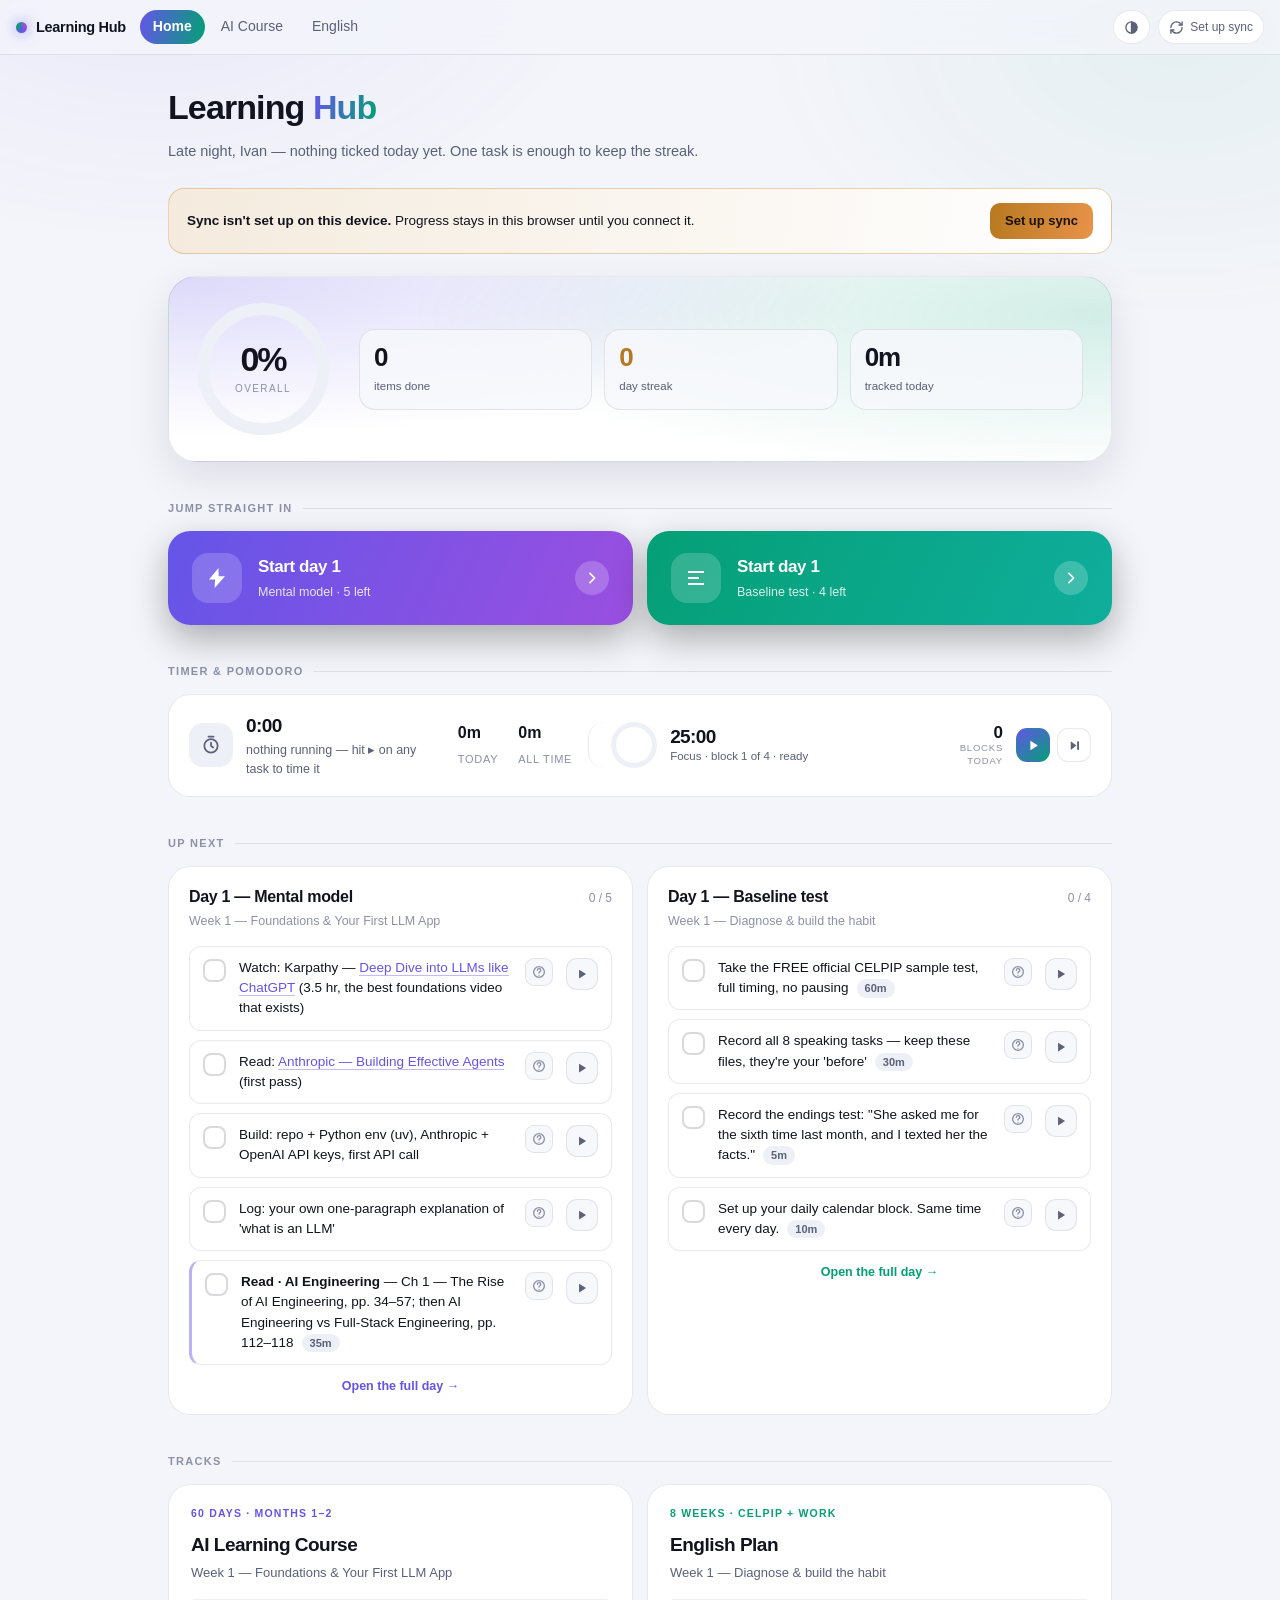
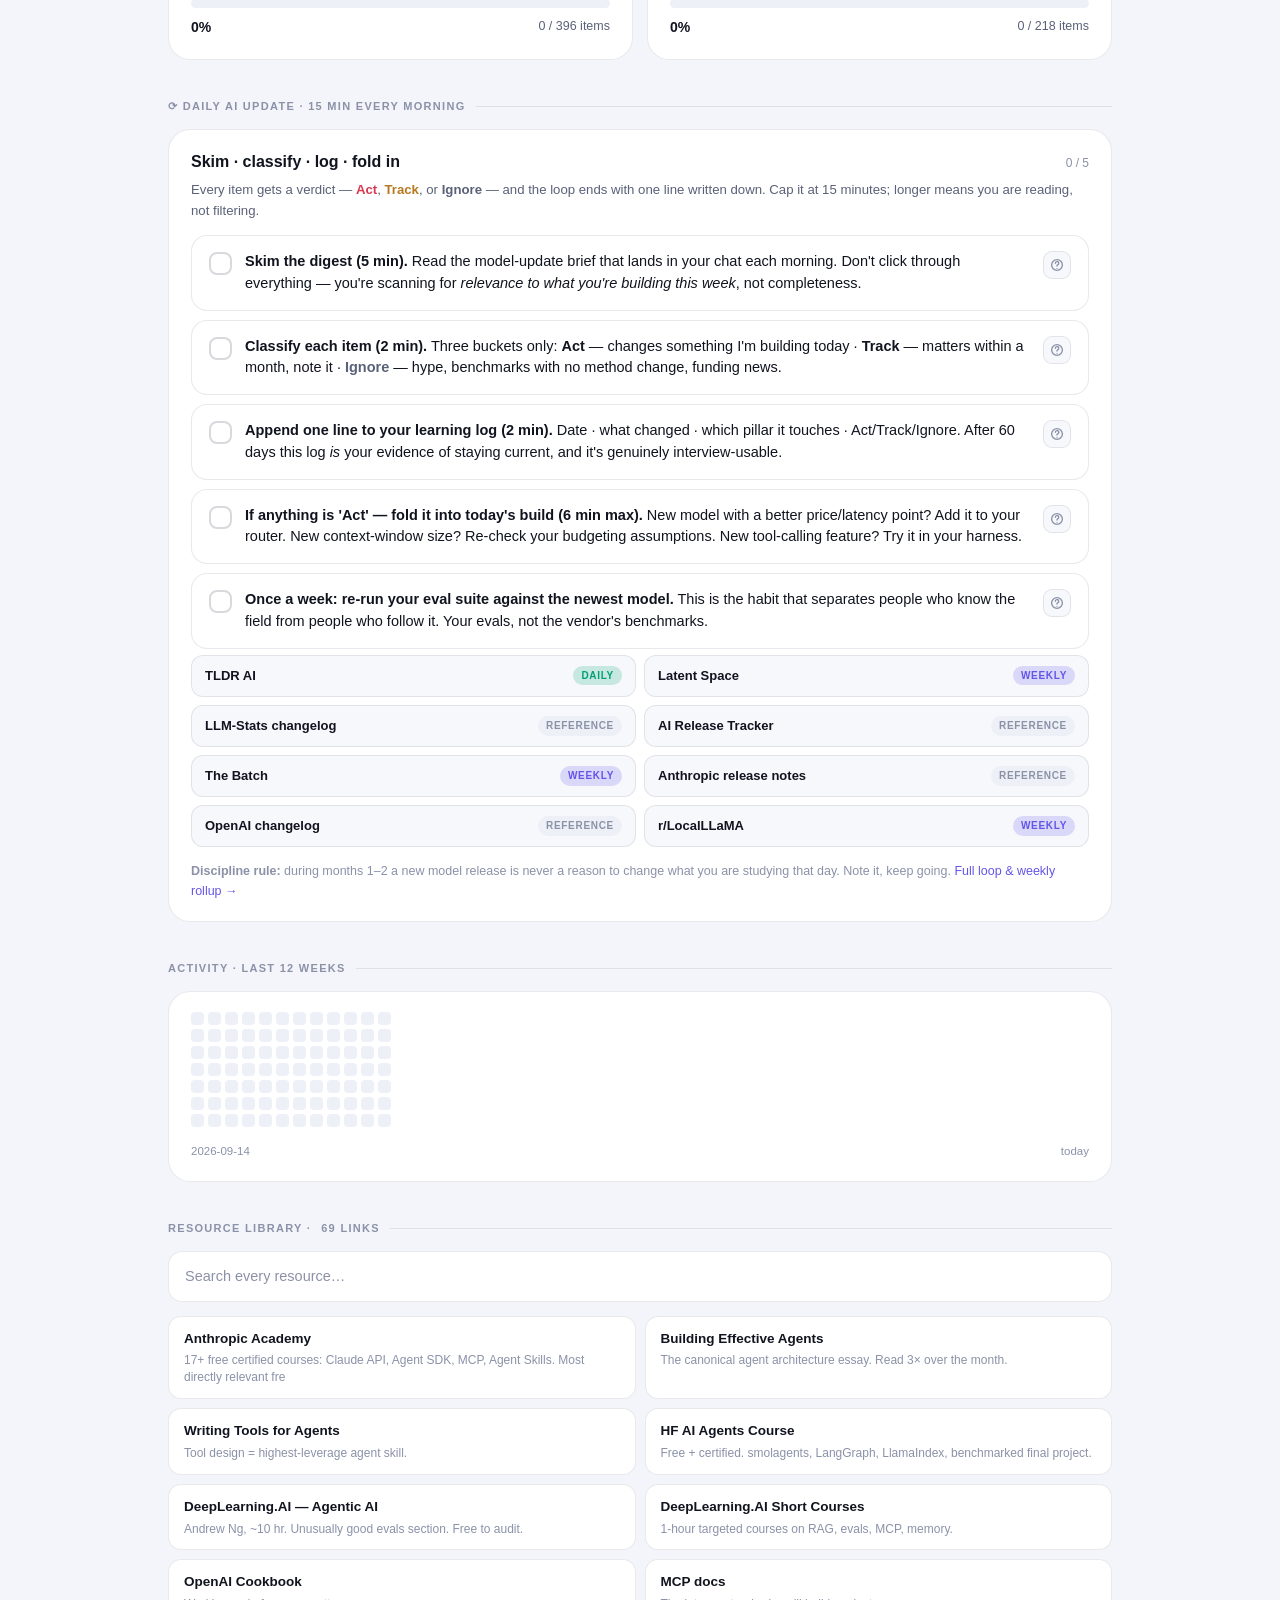
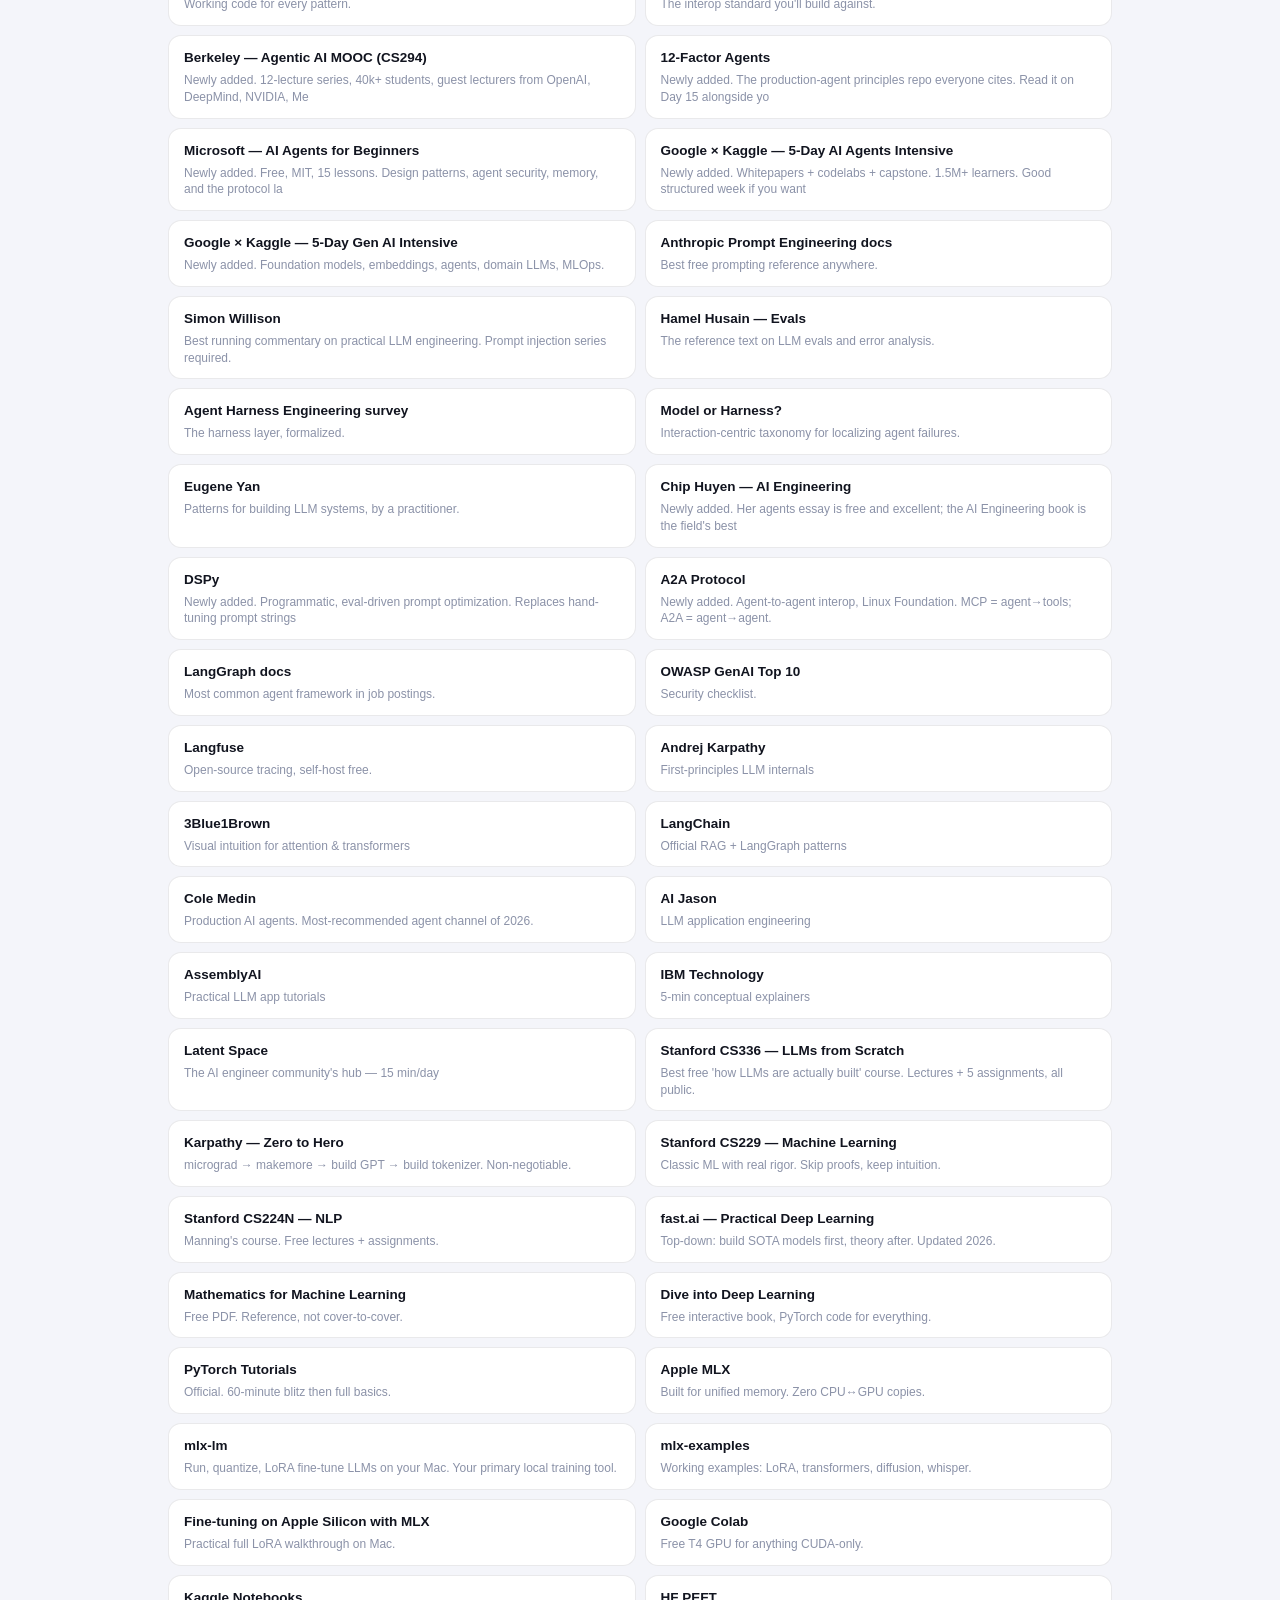
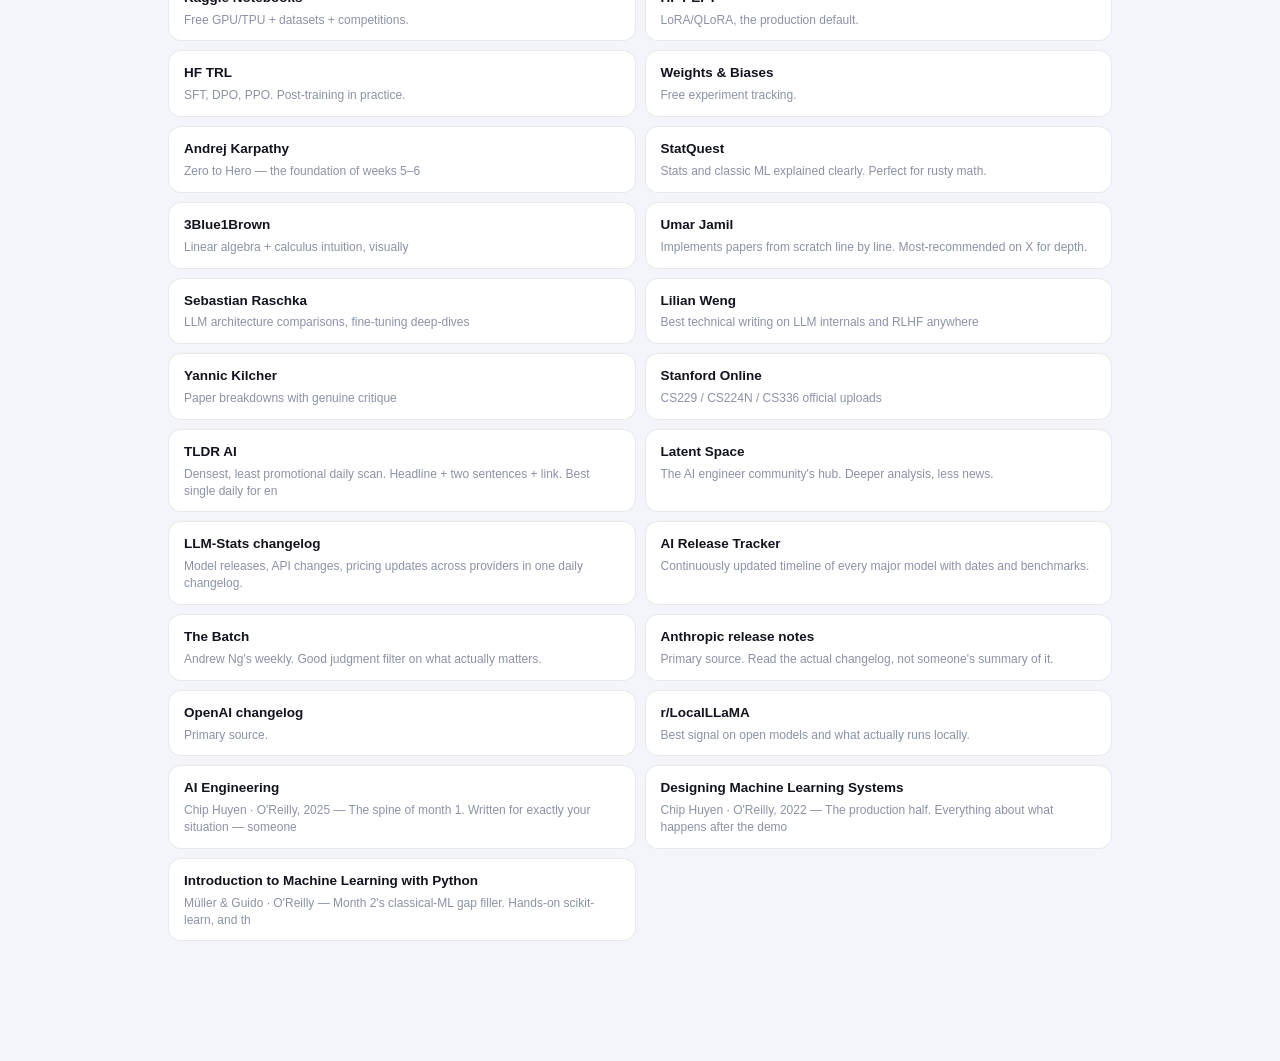
<file: index.html>
<!doctype html>
<html lang="en">
<head>
<meta charset="utf-8">
<meta name="viewport" content="width=device-width, initial-scale=1, viewport-fit=cover">
<title>Learning Hub</title>
<meta name="robots" content="noindex, nofollow">
<meta name="theme-color" content="#0a0c13">
<meta name="apple-mobile-web-app-capable" content="yes">
<meta name="apple-mobile-web-app-status-bar-style" content="black-translucent">
<meta name="apple-mobile-web-app-title" content="Learning">
<link rel="manifest" href="manifest.webmanifest">
<link rel="apple-touch-icon" href="icons/icon-192.png">
<link rel="icon" href="icons/icon-192.png">
<link rel="stylesheet" href="assets/theme.css">
</head>
<body>
<div class="wrap">
  <h1>Learning <span class="grad">Hub</span></h1>
  <p class="sub" id="greeting">Two tracks, one place. Progress follows you across every device.</p>

  <div class="banner" id="setupBanner" style="display:none">
    <span><b>Sync isn't set up on this device.</b> Progress stays in this browser until you connect it.</span>
    <button id="bannerBtn">Set up sync</button>
  </div>

  <div class="hero">
    <div class="ring" id="heroRing"></div>
    <div class="tiles">
      <div class="tile"><b id="statDone">0</b><span>items done</span></div>
      <div class="tile flame"><b id="statStreak">0</b><span>day streak</span></div>
      <div class="tile"><b id="statTime">0m</b><span>tracked today</span></div>
    </div>
  </div>

  <h2 class="sec">Jump straight in</h2>
  <div class="quick">
    <a class="qbtn t-ai" href="ai.html#focus">
      <span class="ic"><svg viewBox="0 0 24 24" width="24" height="24" fill="currentColor"><path d="M13.5 2L4 13.6h6.1L9.6 22 20 10.2h-6.3z"/></svg></span>
      <span class="tx"><b id="qAiTitle">Start AI day</b><span id="qAiSub">—</span></span>
      <span class="go"><svg viewBox="0 0 24 24" width="16" height="16" fill="none" stroke="currentColor" stroke-width="2.6" stroke-linecap="round" stroke-linejoin="round"><path d="M9 5l7 7-7 7"/></svg></span>
    </a>
    <a class="qbtn t-eng" href="english.html#focus">
      <span class="ic"><svg viewBox="0 0 24 24" width="24" height="24" fill="currentColor"><path d="M4 5h16v2H4zM4 11h11v2H4zM4 17h16v2H4z"/></svg></span>
      <span class="tx"><b id="qEnTitle">Start English day</b><span id="qEnSub">—</span></span>
      <span class="go"><svg viewBox="0 0 24 24" width="16" height="16" fill="none" stroke="currentColor" stroke-width="2.6" stroke-linecap="round" stroke-linejoin="round"><path d="M9 5l7 7-7 7"/></svg></span>
    </a>
  </div>

  <h2 class="sec">Timer &amp; pomodoro</h2>
  <div class="timerbar" id="timerBar">
    <div class="lead">
      <div class="puck" id="tPuck"><svg viewBox="0 0 24 24" width="20" height="20" fill="none" stroke="currentColor" stroke-width="2.1" stroke-linecap="round"><circle cx="12" cy="13" r="8"/><path d="M12 9v4l2.5 2M9 2h6"/></svg></div>
      <div><b id="tLead">0:00</b><span id="tLeadSub">nothing running — hit ▸ on any task to time it</span></div>
    </div>
    <div class="split">
      <div><b id="tToday">0m</b><span>today</span></div>
      <div><b id="tAll">0m</b><span>all time</span></div>
    </div>
    <button class="btn" id="tStop" style="display:none">Stop &amp; log</button>
    <div id="homePomo" data-pomo="full"></div>
  </div>

  <h2 class="sec" id="todayHd">Up next</h2>
  <div class="today">
    <div class="card t-ai" id="aiCard">
      <div class="hd"><h3 id="aiTodayTitle">—</h3><span class="cnt" id="aiCnt2"></span></div>
      <div class="dl" id="aiTodayWeek"></div>
      <ul class="tasks" id="aiToday"></ul>
      <a class="more" id="aiMore" href="ai.html">Open the full day →</a>
    </div>
    <div class="card t-eng" id="enCard">
      <div class="hd"><h3 id="enTodayTitle">—</h3><span class="cnt" id="enCnt2"></span></div>
      <div class="dl" id="enTodayWeek"></div>
      <ul class="tasks" id="enToday"></ul>
      <a class="more" id="enMore" href="english.html">Open the full day →</a>
    </div>
  </div>

  <h2 class="sec">Tracks</h2>
  <div class="tracks">
    <a class="track-card t-ai" href="ai.html">
      <div class="tk">60 days · months 1–2</div>
      <h3>AI Learning Course</h3>
      <div class="meta" id="aiMeta"></div>
      <div class="bar"><i id="aiBar" style="width:0%"></i></div>
      <div class="nums"><b id="aiPct">0%</b><span id="aiCnt"></span></div>
    </a>
    <a class="track-card t-eng" href="english.html">
      <div class="tk">8 weeks · CELPIP + work</div>
      <h3>English Plan</h3>
      <div class="meta" id="enMeta"></div>
      <div class="bar"><i id="enBar" style="width:0%"></i></div>
      <div class="nums"><b id="enPct">0%</b><span id="enCnt"></span></div>
    </a>
  </div>

  <h2 class="sec">⟳ Daily AI update · 15 min every morning</h2>
  <div class="card loopcard t-ai" id="loopCard"></div>

  <h2 class="sec">Activity · last 12 weeks</h2>
  <div class="card">
    <div class="heat" id="heat"></div>
    <div class="heatlab"><span id="heatFrom"></span><span id="heatTo"></span></div>
  </div>

  <h2 class="sec">Resource library · <span id="resCount"></span></h2>
  <input id="resSearch" class="searchbox" type="search" placeholder="Search every resource…" autocomplete="off">
  <div class="res" id="resList"></div>
</div>

<script src="assets/ui.js"></script>
<script>window.PAGE_TRACK="ai";</script>
<script src="assets/hub.js"></script>
<script>Hub.init({page:"home"});</script>
<script src="assets/data-ai.js"></script>
<script src="assets/data-eng.js"></script>
<script src="assets/books.js"></script>
<script src="assets/plans.js"></script>
<script src="assets/ask.js"></script>
<script src="assets/pomo.js"></script>
<script src="assets/dashboard.js"></script>
<script>if ("serviceWorker" in navigator) navigator.serviceWorker.register("sw.js").catch(function(){});</script>
</body>
</html>
</file>
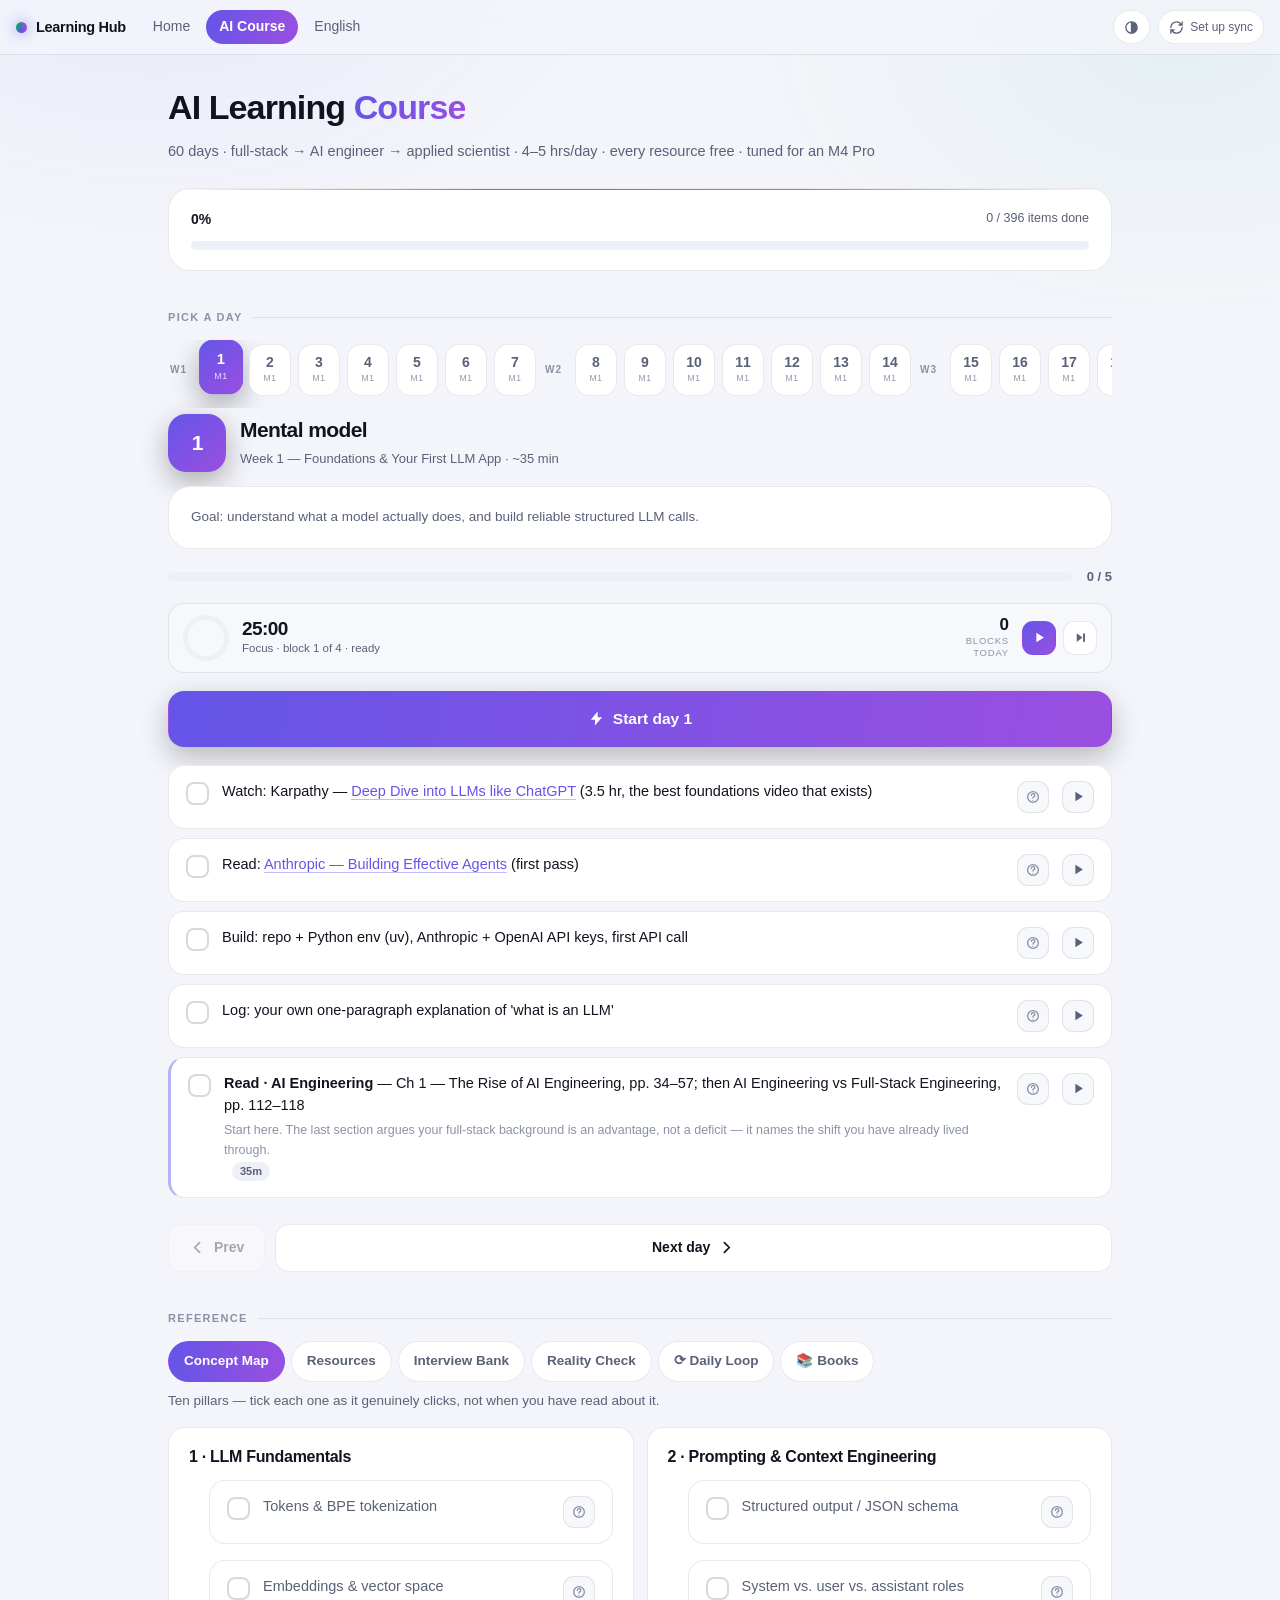
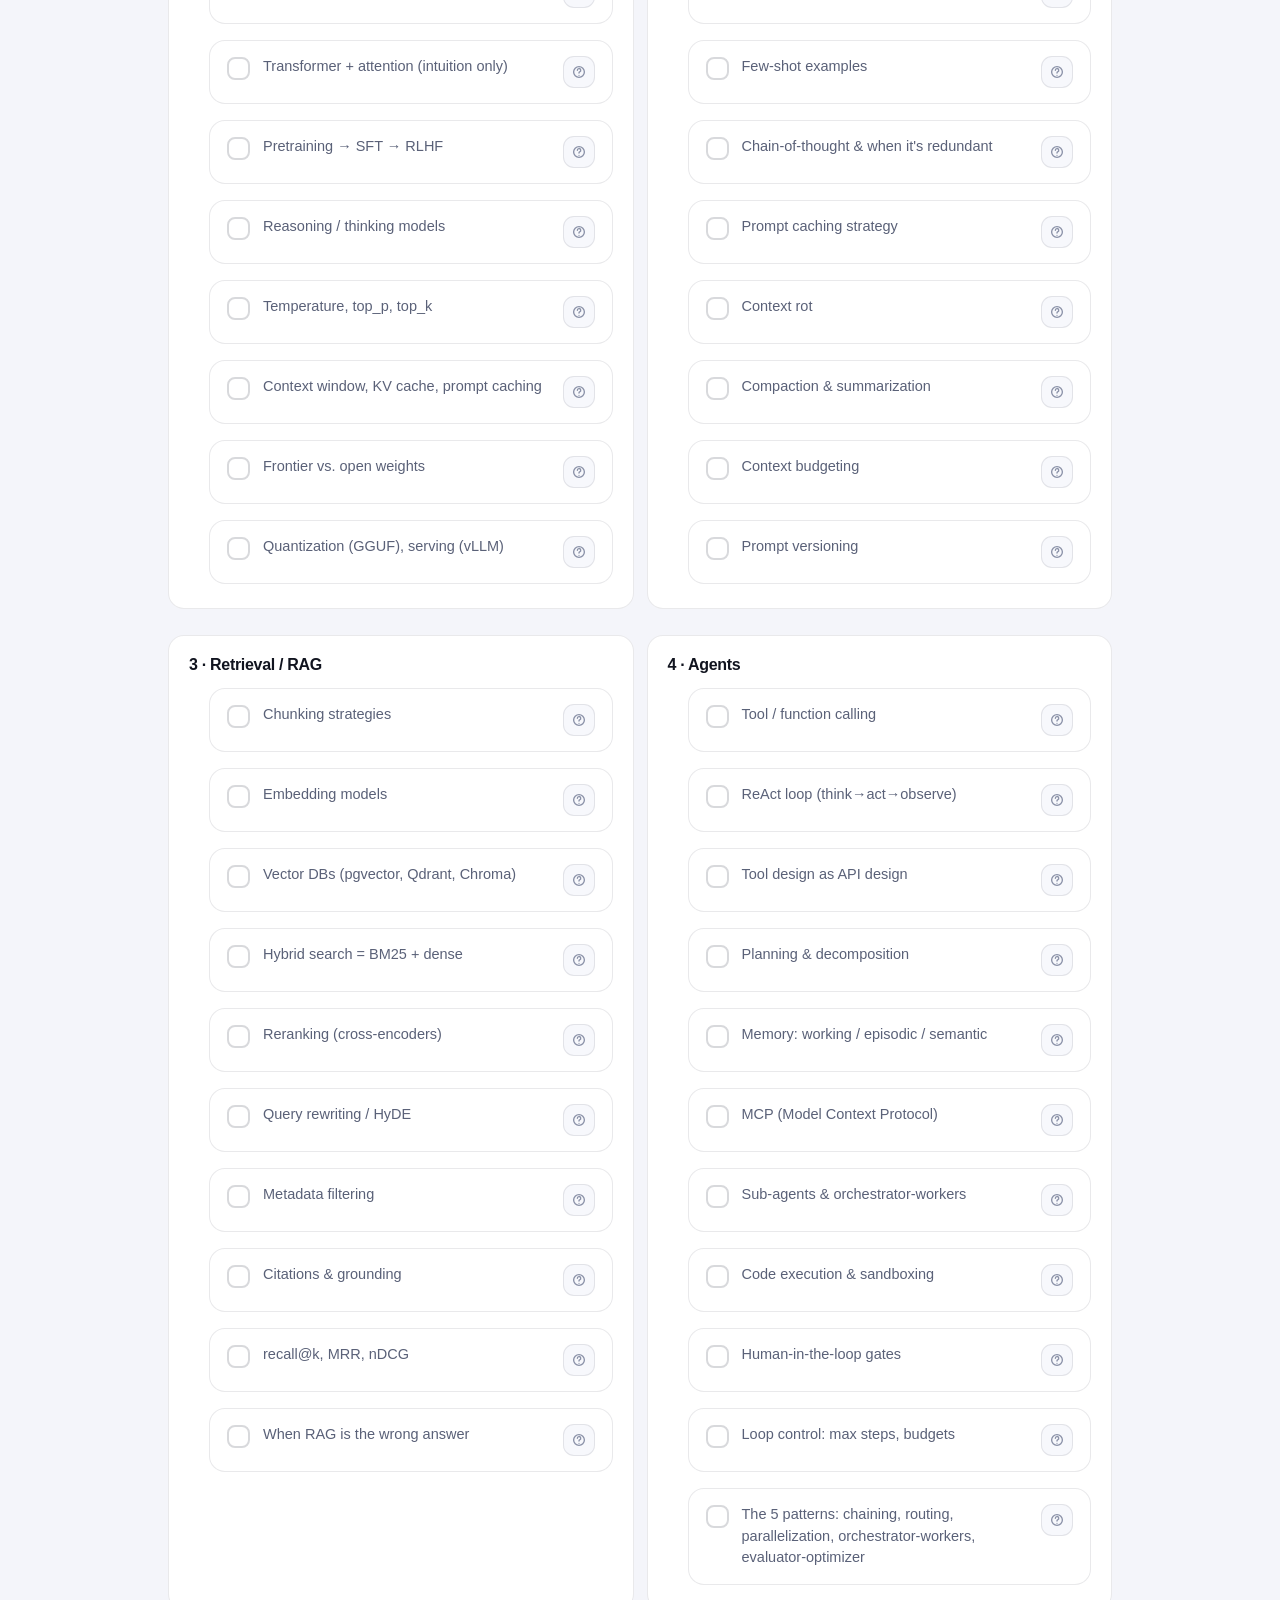
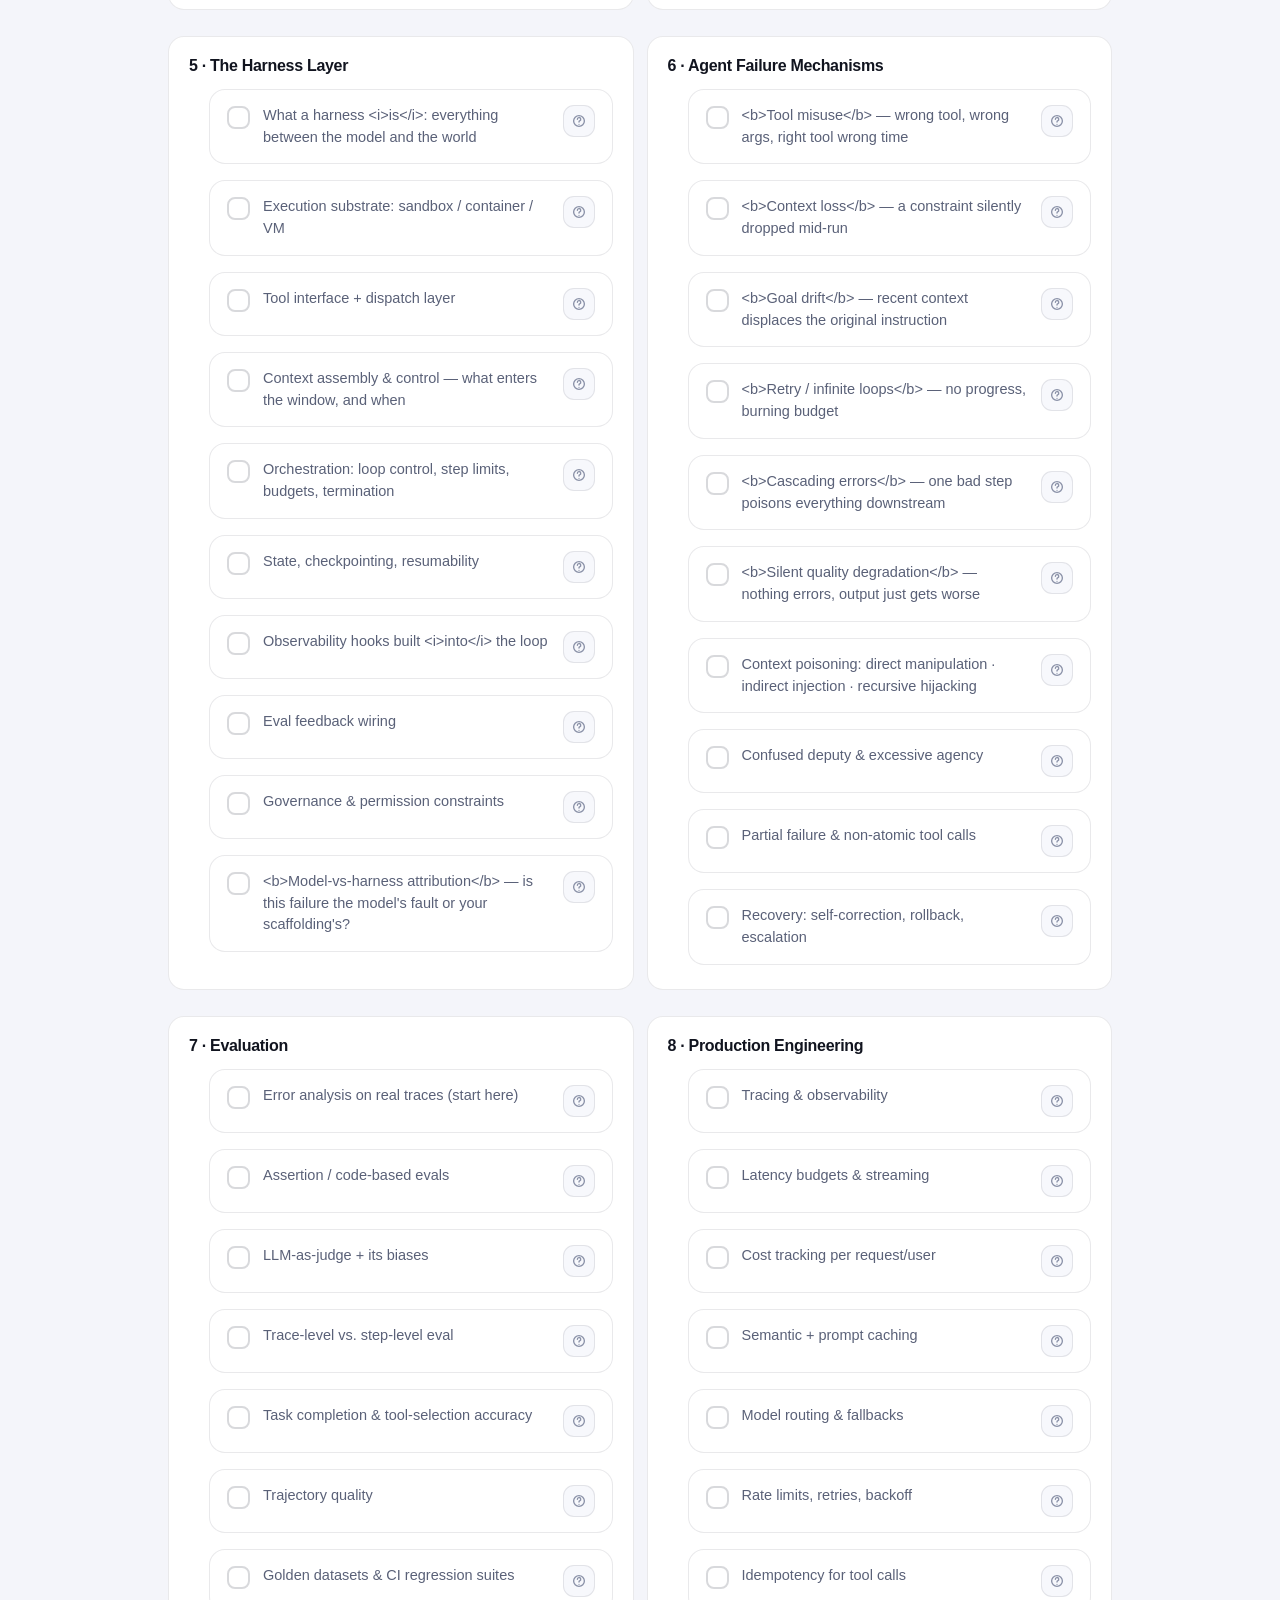
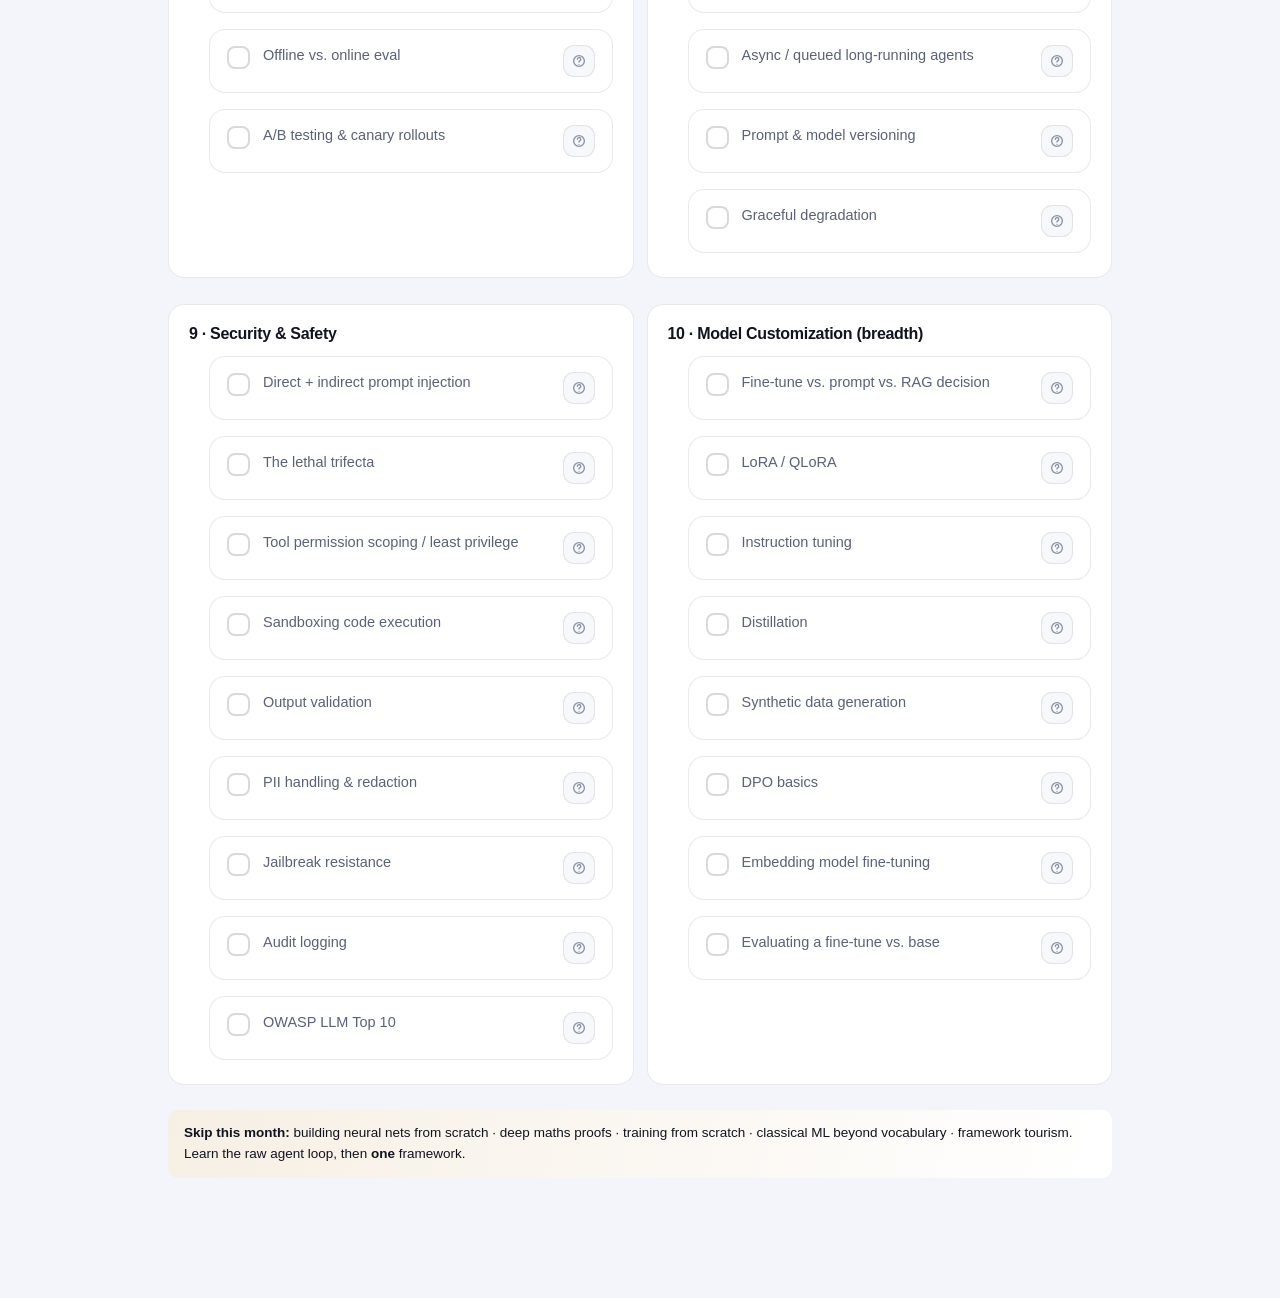
<file: ai.html>
<!doctype html>
<html lang="en">
<head>
<meta charset="utf-8">
<meta name="viewport" content="width=device-width, initial-scale=1, viewport-fit=cover">
<title>AI Course · Learning Hub</title>
<meta name="robots" content="noindex, nofollow">
<meta name="theme-color" content="#0a0c13">
<meta name="apple-mobile-web-app-capable" content="yes">
<meta name="apple-mobile-web-app-status-bar-style" content="black-translucent">
<meta name="apple-mobile-web-app-title" content="Learning">
<link rel="manifest" href="manifest.webmanifest">
<link rel="apple-touch-icon" href="icons/icon-192.png">
<link rel="icon" href="icons/icon-192.png">
<link rel="stylesheet" href="assets/theme.css">
</head>
<body class="t-ai">
<div class="wrap">
  <h1>AI Learning <span class="grad">Course</span></h1>
  <p class="sub">60 days · full-stack → AI engineer → applied scientist · 4–5 hrs/day · every resource free · tuned for an M4 Pro</p>

  <div class="card glow" style="margin-bottom:20px">
    <div class="nums" style="margin:0 0 10px"><b id="ovPct">0%</b><span id="ovCnt"></span></div>
    <div class="bar"><i id="ovBar" style="width:0%"></i></div>
  </div>

  <h2 class="sec">Pick a day</h2>
  <div class="rail-wrap"><div class="rail" id="dvRail"></div></div>
  <div id="dvDay"></div>

  <h2 class="sec">Reference</h2>
  <div class="tabbar" id="refTabs"></div>
  <div id="refBody"></div>
</div>

<script src="assets/ui.js"></script>
<script>window.PAGE_TRACK="ai";</script>
<script src="assets/hub.js"></script>
<script>Hub.init({page:"ai"});</script>
<script src="assets/data-ai.js"></script>
<script src="assets/data-eng.js"></script>
<script src="assets/books.js"></script>
<script src="assets/plans.js"></script>
<script src="assets/ask.js"></script>
<script src="assets/pomo.js"></script>
<script src="assets/day.js"></script>
<script src="assets/ref.js"></script>
<script>
function paintOverall(){
  var p = PLANS.progress("ai");
  document.getElementById("ovBar").style.width = p.pct + "%";
  document.getElementById("ovPct").textContent = p.pct + "%";
  document.getElementById("ovCnt").textContent = p.done + " / " + p.total + " items done";
}
window.onHubProgress = paintOverall;
document.addEventListener("DOMContentLoaded", function(){
  DayView.mount({ track:"ai", railEl:"dvRail", dayEl:"dvDay", autoFocus: location.hash === "#focus" });
  REF.mount("ai", "refTabs", "refBody");
  paintOverall();
});
Hub.onChange(function(){ if(!document.getElementById("hubModal").classList.contains("on")) location.reload(); });
if ("serviceWorker" in navigator) navigator.serviceWorker.register("sw.js").catch(function(){});
</script>
</body>
</html>
</file>
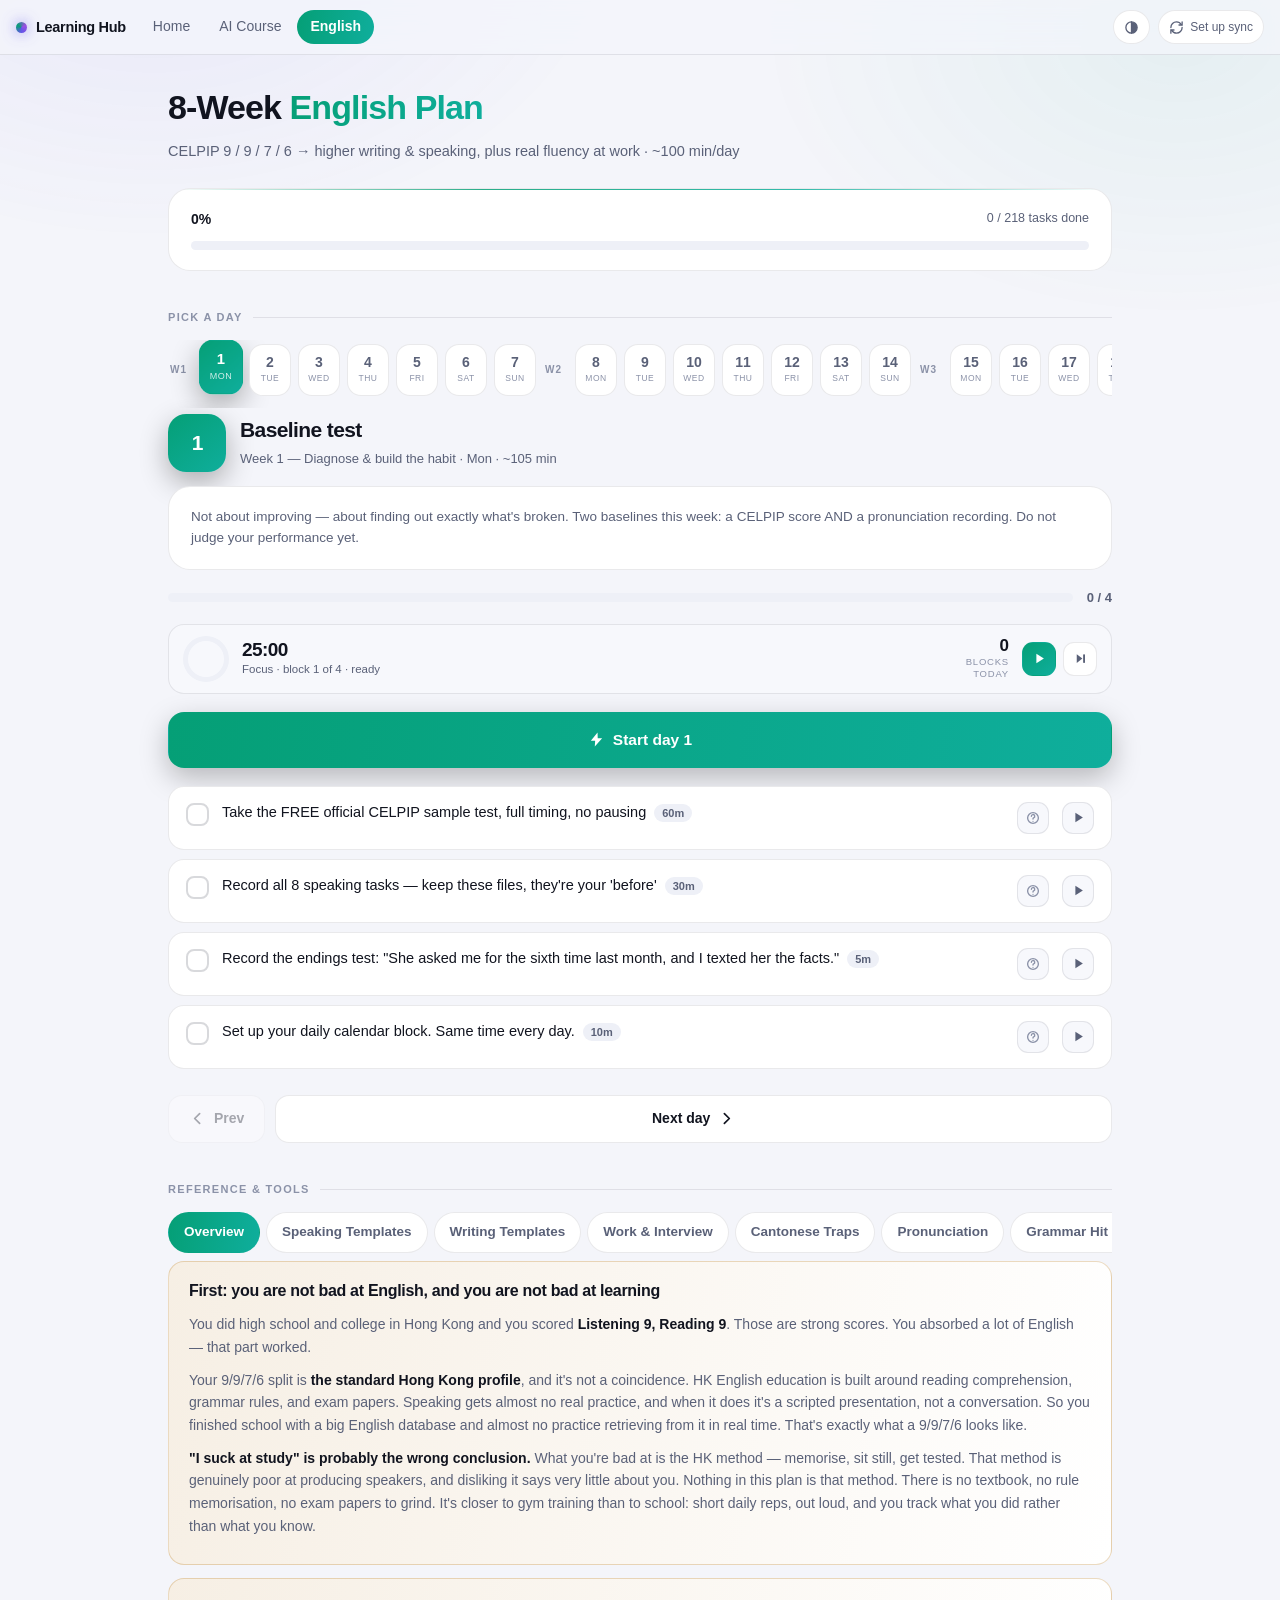
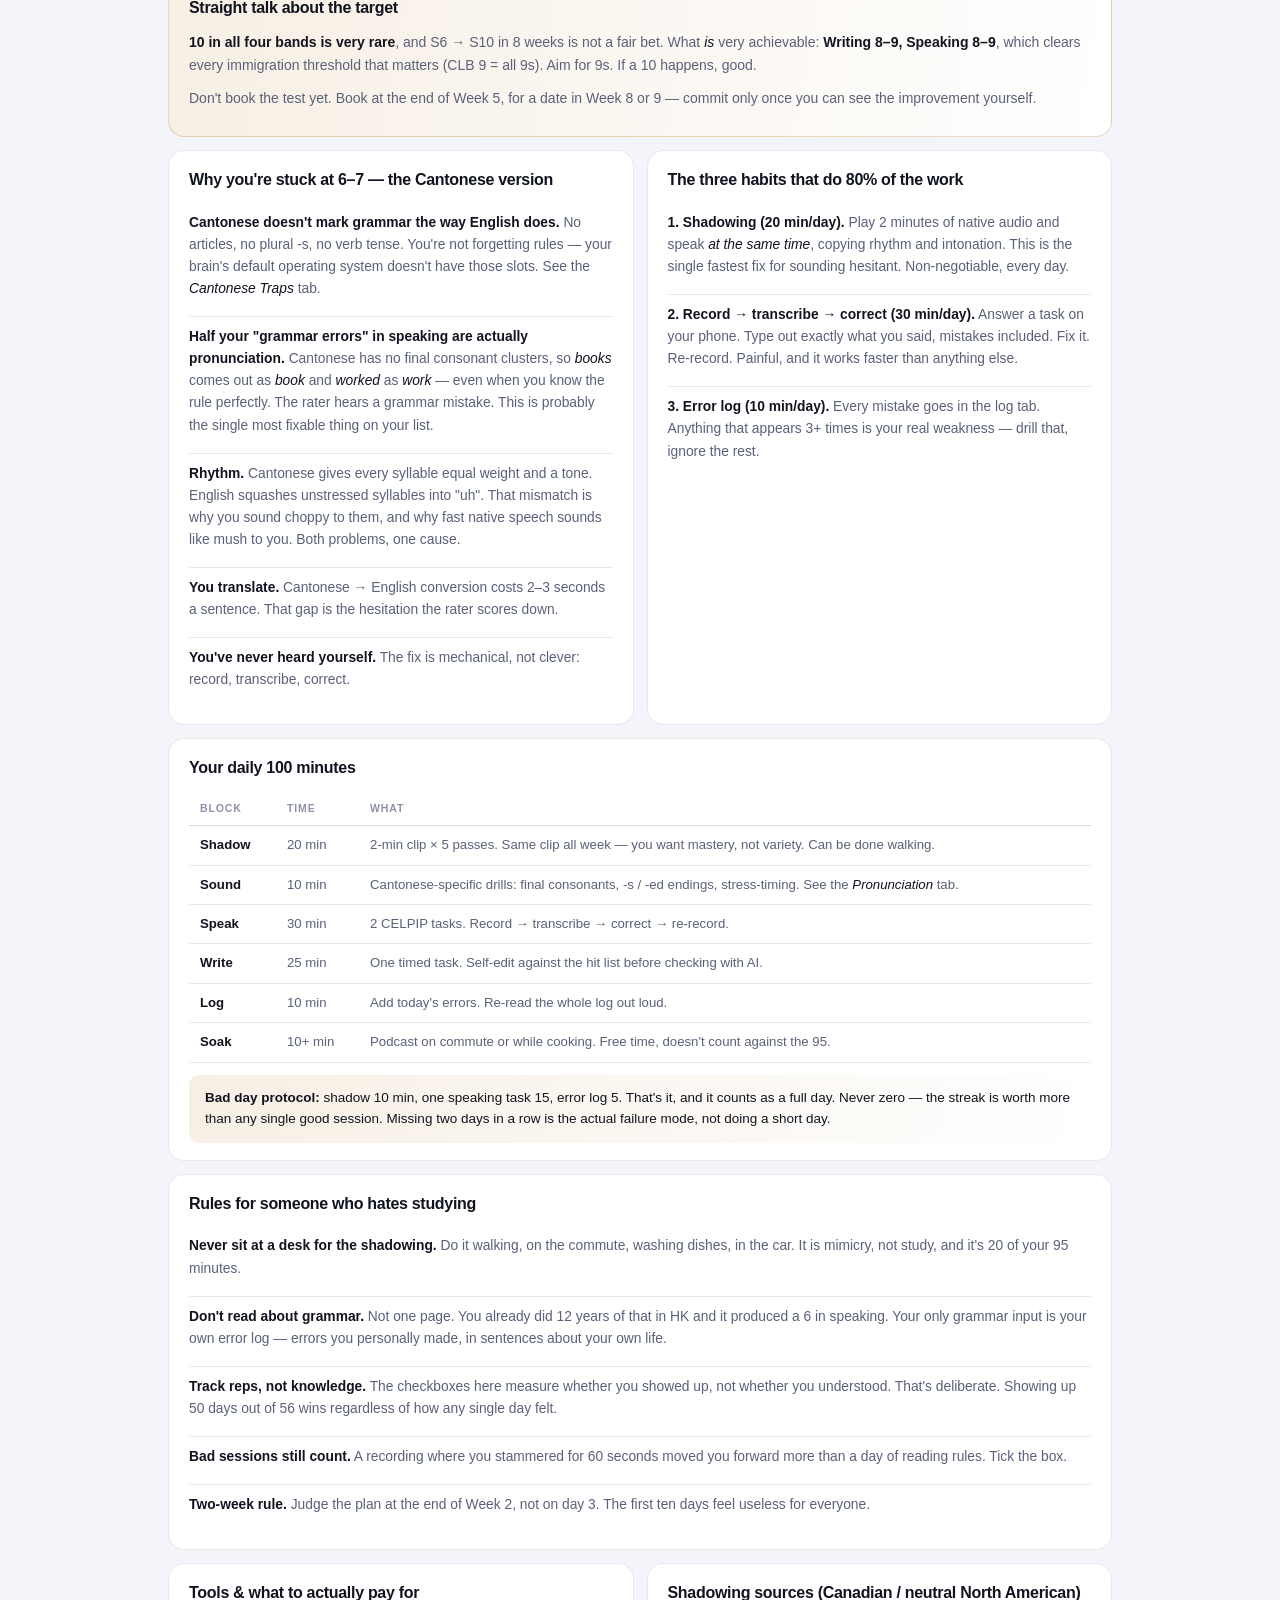
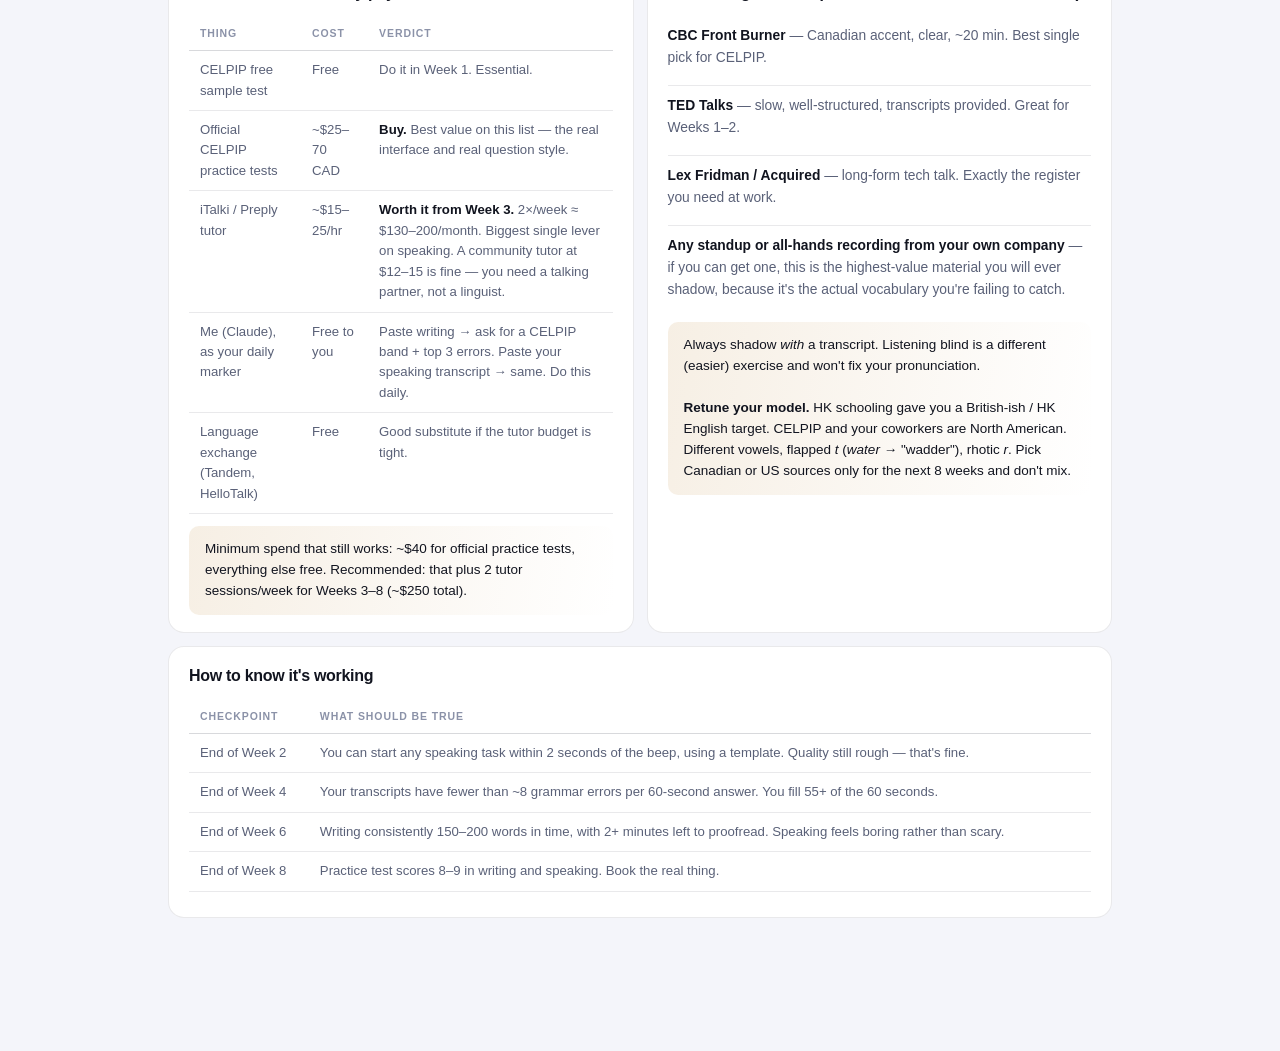
<file: english.html>
<!doctype html>
<html lang="en">
<head>
<meta charset="utf-8">
<meta name="viewport" content="width=device-width, initial-scale=1, viewport-fit=cover">
<title>English Plan · Learning Hub</title>
<meta name="robots" content="noindex, nofollow">
<meta name="theme-color" content="#0a0c13">
<meta name="apple-mobile-web-app-capable" content="yes">
<meta name="apple-mobile-web-app-status-bar-style" content="black-translucent">
<meta name="apple-mobile-web-app-title" content="Learning">
<link rel="manifest" href="manifest.webmanifest">
<link rel="apple-touch-icon" href="icons/icon-192.png">
<link rel="icon" href="icons/icon-192.png">
<link rel="stylesheet" href="assets/theme.css">
</head>
<body class="t-eng">
<div class="wrap">
  <h1>8-Week <span class="grad">English Plan</span></h1>
  <p class="sub">CELPIP 9 / 9 / 7 / 6 → higher writing &amp; speaking, plus real fluency at work · ~100 min/day</p>

  <div class="card glow" style="margin-bottom:20px">
    <div class="nums" style="margin:0 0 10px"><b id="ovPct">0%</b><span id="ovCnt"></span></div>
    <div class="bar"><i id="ovBar" style="width:0%"></i></div>
  </div>

  <h2 class="sec">Pick a day</h2>
  <div class="rail-wrap"><div class="rail" id="dvRail"></div></div>
  <div id="dvDay"></div>

  <h2 class="sec">Reference &amp; tools</h2>
  <div class="tabbar" id="refTabs"></div>
  <div id="refBody"></div>
</div>

<script src="assets/ui.js"></script>
<script>window.PAGE_TRACK="eng";</script>
<script src="assets/hub.js"></script>
<script>Hub.init({page:"eng"});</script>
<script src="assets/data-ai.js"></script>
<script src="assets/data-eng.js"></script>
<script src="assets/ref-eng.js"></script>
<script src="assets/books.js"></script>
<script src="assets/plans.js"></script>
<script src="assets/ask.js"></script>
<script src="assets/pomo.js"></script>
<script src="assets/day.js"></script>
<script src="assets/ref.js"></script>
<script>
function paintOverall(){
  var p = PLANS.progress("eng");
  document.getElementById("ovBar").style.width = p.pct + "%";
  document.getElementById("ovPct").textContent = p.pct + "%";
  document.getElementById("ovCnt").textContent = p.done + " / " + p.total + " tasks done";
}
window.onHubProgress = paintOverall;
document.addEventListener("DOMContentLoaded", function(){
  DayView.mount({ track:"eng", railEl:"dvRail", dayEl:"dvDay", autoFocus: location.hash === "#focus" });
  REF.mount("eng", "refTabs", "refBody");
  paintOverall();
});
Hub.onChange(function(){ if(!document.getElementById("hubModal").classList.contains("on")) location.reload(); });
if ("serviceWorker" in navigator) navigator.serviceWorker.register("sw.js").catch(function(){});
</script>
</body>
</html>
</file>
<file: assets/theme.css>
/* =========================================================================
   Learning Hub — design system
   Dark by default, light when the OS asks for it or you flip the switch.
   Everything is driven by the tokens below; nothing hardcodes a colour.
   ========================================================================= */

:root {
  --ai-1:#7c6cff;  --ai-2:#b46cff;
  --en-1:#0fd39b;  --en-2:#37e0d0;
  --amber:#f7b955; --rose:#ff5f77;

  --bg:#0a0c13;
  --bg-2:#0e111a;
  --surf:#151a27;
  --surf-2:#1b2130;
  --surf-3:#232a3c;
  --line:rgba(255,255,255,.075);
  --line-2:rgba(255,255,255,.14);
  --ink:#e9ecf6;
  --dim:#98a0b8;
  --faint:#606a84;
  --shadow:0 18px 50px rgba(0,0,0,.5);
  --glow:.55;

  --r-s:10px; --r-m:16px; --r-l:22px; --r-xl:28px;
  --ease:cubic-bezier(.22,1,.36,1);
  --font:-apple-system,BlinkMacSystemFont,"Segoe UI",Inter,Helvetica,Arial,sans-serif;
}

html[data-theme="light"] {
  --bg:#f4f5fa;
  --bg-2:#eceef7;
  --surf:#ffffff;
  --surf-2:#f7f8fc;
  --surf-3:#eef0f7;
  --line:rgba(16,20,40,.09);
  --line-2:rgba(16,20,40,.16);
  --ink:#11141f;
  --dim:#5a6178;
  --faint:#8b92a8;
  --ai-1:#6455e8; --ai-2:#9a4fe0;
  --en-1:#059f76; --en-2:#0fae9c;
  --amber:#b7791f; --rose:#d63a53;
  --shadow:0 14px 40px rgba(20,24,50,.10);
  --glow:0;
}

@media (prefers-color-scheme: light) {
  html:not([data-theme="dark"]) {
    --bg:#f4f5fa; --bg-2:#eceef7; --surf:#fff; --surf-2:#f7f8fc; --surf-3:#eef0f7;
    --line:rgba(16,20,40,.09); --line-2:rgba(16,20,40,.16);
    --ink:#11141f; --dim:#5a6178; --faint:#8b92a8;
    --ai-1:#6455e8; --ai-2:#9a4fe0; --en-1:#059f76; --en-2:#0fae9c;
    --amber:#b7791f; --rose:#d63a53;
    --shadow:0 14px 40px rgba(20,24,50,.10); --glow:0;
  }
}

/* per-track accent — set .t-ai / .t-eng on any container */
.t-ai  { --a1:var(--ai-1); --a2:var(--ai-2); }
.t-eng { --a1:var(--en-1); --a2:var(--en-2); }
body   { --a1:var(--ai-1); --a2:var(--en-1); }

* { box-sizing:border-box; -webkit-tap-highlight-color:transparent; }

body {
  margin:0; background:var(--bg); color:var(--ink);
  font-family:var(--font); font-size:15px; line-height:1.55;
  -webkit-font-smoothing:antialiased; text-rendering:optimizeLegibility;
  overflow-x:hidden;
}
/* ambient glows behind everything */
body::before {
  content:""; position:fixed; inset:0; z-index:-1; pointer-events:none;
  background:
    radial-gradient(680px 460px at 12% -8%, color-mix(in srgb, var(--ai-1) 26%, transparent), transparent 70%),
    radial-gradient(620px 420px at 92% 4%, color-mix(in srgb, var(--en-1) 20%, transparent), transparent 70%);
  opacity:calc(.30 + var(--glow) * .45);
}

::selection { background:color-mix(in srgb, var(--a1) 40%, transparent); }

.wrap { max-width:980px; margin:0 auto; padding:26px 18px 120px; }

h1 { font-size:clamp(26px,5vw,34px); margin:0 0 6px; letter-spacing:-.9px; font-weight:750; }
h2.sec {
  font-size:11px; text-transform:uppercase; letter-spacing:1.3px; font-weight:700;
  color:var(--faint); margin:38px 0 14px; display:flex; align-items:center; gap:10px;
}
h2.sec::after { content:""; flex:1; height:1px; background:var(--line); }
.sub { color:var(--dim); font-size:14.5px; margin:0 0 26px; }

.grad {
  background:linear-gradient(100deg,var(--a1),var(--a2));
  -webkit-background-clip:text; background-clip:text; color:transparent;
}

/* ============================ nav ============================ */
.hub-nav {
  position:sticky; top:0; z-index:60;
  display:flex; align-items:center; gap:8px; padding:10px 16px;
  background:color-mix(in srgb, var(--bg) 78%, transparent);
  backdrop-filter:saturate(180%) blur(18px); -webkit-backdrop-filter:saturate(180%) blur(18px);
  border-bottom:1px solid var(--line);
}
.hub-nav a, .hub-nav a:hover, .hub-nav a:visited { text-decoration:none; border:0; box-shadow:none; }
.hub-brand { display:flex; align-items:center; gap:9px; font-weight:750; color:var(--ink); letter-spacing:-.3px; margin-right:6px; white-space:nowrap; font-size:14.5px; }
.hub-dot {
  width:11px; height:11px; border-radius:50%;
  background:conic-gradient(from 180deg, var(--ai-1), var(--en-1), var(--ai-2), var(--ai-1));
  box-shadow:0 0 14px color-mix(in srgb, var(--ai-1) 70%, transparent);
  animation:hubpulse 4s var(--ease) infinite;
}
@keyframes hubpulse { 0%,100%{transform:scale(1)} 50%{transform:scale(1.22)} }

.hub-nav nav { display:flex; gap:3px; flex:1; min-width:0; overflow-x:auto; scrollbar-width:none; }
.hub-nav nav::-webkit-scrollbar { display:none; }
.hub-nav nav a {
  padding:6px 13px; border-radius:99px; color:var(--dim); font-size:14px;
  white-space:nowrap; transition:.18s var(--ease); font-weight:500;
}
.hub-nav nav a:hover { color:var(--ink); background:var(--surf-2); }
.hub-nav nav a.on {
  color:#fff; font-weight:650;
  background:linear-gradient(100deg,var(--a1),var(--a2));
  box-shadow:0 4px 18px color-mix(in srgb, var(--a1) calc(var(--glow) * 60%), transparent);
}
html[data-theme="light"] .hub-nav nav a.on, .hub-nav nav a.on { color:#fff; }

.icon-btn {
  display:flex; align-items:center; justify-content:center; gap:6px;
  min-width:34px; height:34px; padding:0 10px;
  background:var(--surf); border:1px solid var(--line); border-radius:99px;
  color:var(--dim); cursor:pointer; font:inherit; font-size:12px; white-space:nowrap;
  transition:.18s var(--ease);
}
.icon-btn:hover { color:var(--ink); border-color:var(--line-2); transform:translateY(-1px); }
.icon-btn[data-state="busy"] svg { animation:spin 1s linear infinite; }
.icon-btn[data-state="err"] { color:var(--rose); border-color:color-mix(in srgb,var(--rose) 45%,transparent); }
@keyframes spin { to { transform:rotate(360deg); } }
.hub-sync:empty { display:none; }
@media (max-width:700px){ .hub-sync{display:none} .hub-name{display:none} }

/* ============================ cards ============================ */
.card {
  background:var(--surf); border:1px solid var(--line);
  border-radius:var(--r-l); padding:20px 22px; position:relative; overflow:hidden;
}
.card.glow::before {
  content:""; position:absolute; inset:-1px -1px auto; height:2px;
  background:linear-gradient(90deg,transparent,var(--a1),var(--a2),transparent);
  opacity:.85;
}

/* ============================ hero ============================ */
.hero {
  position:relative; border-radius:var(--r-xl); padding:26px 28px;
  background:
    radial-gradient(120% 140% at 0% 0%, color-mix(in srgb,var(--ai-1) 22%,transparent), transparent 62%),
    radial-gradient(120% 140% at 100% 20%, color-mix(in srgb,var(--en-1) 18%,transparent), transparent 62%),
    var(--surf);
  border:1px solid var(--line);
  display:grid; grid-template-columns:auto 1fr; gap:30px; align-items:center;
  box-shadow:var(--shadow);
}
@media (max-width:620px){ .hero{grid-template-columns:1fr; gap:22px; padding:24px 20px; text-align:center;} }

.ring { position:relative; width:132px; height:132px; margin:0 auto; flex-shrink:0; }
.ring svg { transform:rotate(-90deg); overflow:visible; }
.ring .bgc { stroke:var(--surf-3); }
.ring .fgc {
  stroke:url(#gradRing); stroke-linecap:round;
  transition:stroke-dashoffset 1.1s var(--ease);
  filter:drop-shadow(0 0 calc(var(--glow) * 10px) color-mix(in srgb,var(--ai-1) 80%,transparent));
}
.ring .lab { position:absolute; inset:0; display:flex; flex-direction:column; align-items:center; justify-content:center; }
.ring .lab b { font-size:34px; font-weight:780; letter-spacing:-2px; font-variant-numeric:tabular-nums; line-height:1; }
.ring .lab i { font-style:normal; font-size:10px; color:var(--faint); text-transform:uppercase; letter-spacing:1.4px; margin-top:5px; }

.tiles { display:grid; grid-template-columns:repeat(3,1fr); gap:12px; }
@media (max-width:430px){ .tiles{grid-template-columns:repeat(3,1fr); gap:8px;} }
.tile {
  background:color-mix(in srgb,var(--surf-2) 82%,transparent);
  border:1px solid var(--line); border-radius:var(--r-m); padding:13px 14px;
}
.tile b { display:block; font-size:26px; font-weight:760; letter-spacing:-1.1px; font-variant-numeric:tabular-nums; line-height:1.15; }
.tile span { font-size:11.5px; color:var(--dim); }
.tile.flame b { background:linear-gradient(100deg,var(--amber),var(--rose)); -webkit-background-clip:text; background-clip:text; color:transparent; }

/* ============================ track cards ============================ */
.tracks { display:grid; grid-template-columns:1fr 1fr; gap:14px; }
@media (max-width:720px){ .tracks{grid-template-columns:1fr;} }
.track-card {
  display:block; text-decoration:none; color:inherit; position:relative; overflow:hidden;
  background:var(--surf); border:1px solid var(--line); border-radius:var(--r-l); padding:20px 22px;
  transition:.28s var(--ease);
}
.track-card::after {
  content:""; position:absolute; inset:0; border-radius:inherit; pointer-events:none;
  background:radial-gradient(120% 100% at 100% 0%, color-mix(in srgb,var(--a1) 18%,transparent), transparent 60%);
  opacity:0; transition:opacity .3s var(--ease);
}
.track-card:hover { transform:translateY(-3px); border-color:color-mix(in srgb,var(--a1) 40%,transparent); box-shadow:0 16px 40px color-mix(in srgb,var(--a1) calc(var(--glow) * 28%), rgba(0,0,0,.28)); }
.track-card:hover::after { opacity:1; }
.track-card .tk { font-size:10.5px; font-weight:750; letter-spacing:1.2px; text-transform:uppercase; color:var(--a1); }
.track-card h3 { margin:8px 0 4px; font-size:19px; letter-spacing:-.5px; font-weight:700; }
.track-card .meta { font-size:13px; color:var(--dim); margin-bottom:16px; min-height:20px; }

.bar { height:9px; background:var(--surf-3); border-radius:99px; overflow:hidden; position:relative; }
.bar > i {
  display:block; height:100%; border-radius:99px;
  background:linear-gradient(90deg,var(--a1),var(--a2));
  transition:width .9s var(--ease); position:relative;
  box-shadow:0 0 calc(var(--glow) * 16px) color-mix(in srgb,var(--a1) 65%,transparent);
}
.bar > i::after {
  content:""; position:absolute; inset:0; border-radius:99px;
  background:linear-gradient(90deg,transparent,rgba(255,255,255,.4),transparent);
  transform:translateX(-100%); animation:sheen 2.6s var(--ease) infinite;
}
@keyframes sheen { to { transform:translateX(200%); } }
.nums { display:flex; justify-content:space-between; margin-top:9px; font-size:12.5px; color:var(--dim); font-variant-numeric:tabular-nums; }
.nums b { color:var(--ink); font-size:14px; font-weight:700; }

/* ============================ day rail ============================ */
.rail-wrap { position:relative; margin:0 -18px; padding:0 18px; }
.rail {
  display:flex; gap:7px; overflow-x:auto; padding:4px 0 12px;
  scrollbar-width:none; scroll-snap-type:x proximity;
}
.rail::-webkit-scrollbar { display:none; }
.rail .wsep {
  display:flex; align-items:center; padding:0 6px 0 2px; font-size:10px; font-weight:750;
  letter-spacing:1px; color:var(--faint); text-transform:uppercase; white-space:nowrap;
}
.pip {
  flex:0 0 auto; width:42px; height:52px; border-radius:14px; scroll-snap-align:center;
  background:var(--surf); border:1px solid var(--line); cursor:pointer;
  display:flex; flex-direction:column; align-items:center; justify-content:center; gap:3px;
  font:inherit; color:var(--dim); transition:.2s var(--ease); position:relative;
}
.pip b { font-size:14px; font-weight:700; font-variant-numeric:tabular-nums; line-height:1; }
.pip u { text-decoration:none; font-size:8.5px; letter-spacing:.5px; text-transform:uppercase; color:var(--faint); }
.pip:hover { border-color:var(--line-2); transform:translateY(-2px); color:var(--ink); }
.pip.part::after {
  content:""; position:absolute; bottom:6px; width:16px; height:3px; border-radius:99px;
  background:linear-gradient(90deg,var(--a1),var(--a2)); opacity:.75;
}
.pip.done {
  background:linear-gradient(150deg,color-mix(in srgb,var(--a1) 22%,var(--surf)),var(--surf));
  border-color:color-mix(in srgb,var(--a1) 45%,transparent); color:var(--ink);
}
.pip.done u { color:var(--a1); }
.pip.on {
  background:linear-gradient(140deg,var(--a1),var(--a2)); border-color:transparent; color:#fff;
  transform:translateY(-3px) scale(1.06);
  box-shadow:0 10px 26px color-mix(in srgb,var(--a1) calc(var(--glow) * 55%), rgba(0,0,0,.3));
}
.pip.on u { color:rgba(255,255,255,.82); }

/* ============================ day panel ============================ */
.dayhead { display:flex; align-items:flex-start; gap:14px; margin:6px 0 4px; }
.dayhead .n {
  flex:0 0 auto; width:58px; height:58px; border-radius:18px; display:grid; place-items:center;
  background:linear-gradient(140deg,var(--a1),var(--a2)); color:#fff;
  font-size:21px; font-weight:780; letter-spacing:-1px;
  box-shadow:0 10px 28px color-mix(in srgb,var(--a1) calc(var(--glow) * 50%), rgba(0,0,0,.3));
}
.dayhead .t h2 { margin:0 0 3px; font-size:21px; letter-spacing:-.6px; font-weight:720; }
.dayhead .t p { margin:0; font-size:13px; color:var(--dim); }
.chip {
  display:inline-block; padding:2px 9px; border-radius:99px; font-size:10px; font-weight:750;
  letter-spacing:.9px; text-transform:uppercase; margin-left:8px; vertical-align:middle;
}
.chip.key  { background:color-mix(in srgb,var(--amber) 20%,transparent); color:var(--amber); }
.chip.rest { background:color-mix(in srgb,var(--en-1) 18%,transparent); color:var(--en-1); }
.chip.mac  { background:color-mix(in srgb,var(--ai-2) 20%,transparent); color:var(--ai-2); }

.dayprog { display:flex; align-items:center; gap:14px; margin:18px 0 20px; }
.dayprog .bar { flex:1; }
.dayprog .pc { font-size:13px; font-weight:700; color:var(--dim); font-variant-numeric:tabular-nums; white-space:nowrap; }

/* task rows */
.tasks { list-style:none; margin:0; padding:0; display:flex; flex-direction:column; gap:9px; }
.task {
  display:flex; align-items:flex-start; gap:13px; padding:15px 17px;
  background:var(--surf); border:1px solid var(--line); border-radius:var(--r-m);
  transition:.24s var(--ease); position:relative; overflow:hidden;
}
.task:hover { border-color:var(--line-2); transform:translateX(2px); }
.task.cur {
  border-color:color-mix(in srgb,var(--a1) 55%,transparent);
  background:linear-gradient(100deg,color-mix(in srgb,var(--a1) 10%,var(--surf)),var(--surf));
  box-shadow:0 8px 26px color-mix(in srgb,var(--a1) calc(var(--glow) * 22%), rgba(0,0,0,.22));
}
.task.done { opacity:.5; }
.task.done .txt { text-decoration:line-through; text-decoration-color:var(--faint); }
.task.pop { animation:pop .42s var(--ease); }
@keyframes pop { 0%{transform:scale(1)} 35%{transform:scale(1.025)} 100%{transform:scale(1)} }

.tick {
  flex:0 0 auto; width:23px; height:23px; margin-top:1px; border-radius:8px; cursor:pointer;
  border:2px solid var(--line-2); background:transparent; padding:0; position:relative;
  transition:.22s var(--ease);
}
.tick:hover { border-color:var(--a1); transform:scale(1.1); }
.tick svg { position:absolute; inset:0; width:100%; height:100%; stroke:#fff; stroke-width:3.2;
  fill:none; stroke-linecap:round; stroke-linejoin:round;
  stroke-dasharray:22; stroke-dashoffset:22; transition:stroke-dashoffset .3s var(--ease) .06s; }
.task.done .tick { background:linear-gradient(140deg,var(--a1),var(--a2)); border-color:transparent; }
.task.done .tick svg { stroke-dashoffset:0; }

.task .body { flex:1; min-width:0; }
.task .txt { font-size:14.5px; line-height:1.5; }
.task .txt a { color:var(--a1); text-decoration:none; border-bottom:1px solid color-mix(in srgb,var(--a1) 40%,transparent); }
.task .txt a:hover { border-bottom-color:var(--a1); }
.task .txt b, .task .txt strong { font-weight:700; }
.mins {
  display:inline-flex; align-items:center; gap:4px; margin-left:8px; padding:1px 8px;
  border-radius:99px; background:var(--surf-3); color:var(--dim);
  font-size:11px; font-weight:650; font-variant-numeric:tabular-nums; white-space:nowrap;
}
.timerbtn {
  flex:0 0 auto; width:32px; height:32px; border-radius:11px; border:1px solid var(--line);
  background:var(--surf-2); color:var(--dim); cursor:pointer; display:grid; place-items:center;
  transition:.2s var(--ease);
}
.timerbtn:hover { color:var(--a1); border-color:var(--a1); }
.timerbtn.run { background:linear-gradient(140deg,var(--a1),var(--a2)); color:#fff; border-color:transparent; animation:breathe 2s var(--ease) infinite; }
@keyframes breathe { 0%,100%{box-shadow:0 0 0 0 color-mix(in srgb,var(--a1) 45%,transparent)} 60%{box-shadow:0 0 0 9px transparent} }
.spent { font-size:11px; color:var(--a1); font-weight:650; font-variant-numeric:tabular-nums; margin-left:8px; }

/* prev / next */
.daynav { display:flex; gap:10px; margin-top:26px; }
.btn {
  display:inline-flex; align-items:center; justify-content:center; gap:8px;
  padding:12px 20px; border-radius:14px; border:1px solid var(--line);
  background:var(--surf); color:var(--ink); font:inherit; font-size:14px; font-weight:600;
  cursor:pointer; transition:.22s var(--ease); text-decoration:none;
}
.btn:hover:not(:disabled) { border-color:var(--line-2); transform:translateY(-2px); }
.btn:disabled { opacity:.35; cursor:default; }
.btn.pri {
  background:linear-gradient(100deg,var(--a1),var(--a2)); border-color:transparent; color:#fff;
  box-shadow:0 10px 28px color-mix(in srgb,var(--a1) calc(var(--glow) * 45%), rgba(0,0,0,.25));
}
.btn.pri:hover:not(:disabled) { filter:brightness(1.08); }
.btn.wide { flex:1; width:100%; }
.btn.big { padding:15px 26px; font-size:15.5px; border-radius:16px; }

/* ============================ focus mode ============================ */
.focus {
  position:fixed; inset:0; z-index:200; display:none;
  background:var(--bg);
  padding:max(20px, env(safe-area-inset-top)) 20px max(20px, env(safe-area-inset-bottom));
  flex-direction:column;
}
.focus.on { display:flex; animation:fadein .3s var(--ease); }
@keyframes fadein { from{opacity:0; transform:scale(.985)} }
.focus::before {
  content:""; position:absolute; inset:0; pointer-events:none;
  background:
    radial-gradient(90% 70% at 50% -10%, color-mix(in srgb,var(--a1) 30%,transparent), transparent 65%),
    radial-gradient(80% 60% at 50% 110%, color-mix(in srgb,var(--a2) 22%,transparent), transparent 65%);
  opacity:calc(.55 + var(--glow) * .35);
}
.focus-top { position:relative; display:flex; align-items:center; gap:14px; }
.focus-top .steps { font-size:13px; font-weight:700; color:var(--dim); font-variant-numeric:tabular-nums; white-space:nowrap; }
.focus-top .bar { flex:1; }
.focus-body {
  position:relative; flex:1; display:flex; flex-direction:column; align-items:center;
  justify-content:center; text-align:center; gap:26px; padding:20px 0; overflow-y:auto;
}
.focus-kicker { font-size:11px; letter-spacing:1.6px; text-transform:uppercase; font-weight:750; color:var(--a1); }
.focus-task {
  font-size:clamp(22px,4.6vw,34px); line-height:1.32; font-weight:640; letter-spacing:-.7px;
  max-width:22ch; margin:0;
}
.focus-task a { color:var(--a2); text-decoration:none; border-bottom:2px solid color-mix(in srgb,var(--a2) 45%,transparent); }
.focus-slide-l { animation:slideL .3s var(--ease); }
.focus-slide-r { animation:slideR .3s var(--ease); }
@keyframes slideL { from{opacity:0; transform:translateX(38px)} }
@keyframes slideR { from{opacity:0; transform:translateX(-38px)} }

.tring { position:relative; width:168px; height:168px; }
.tring svg { transform:rotate(-90deg); }
.tring .bgc { stroke:var(--surf-3); }
.tring .fgc { stroke:url(#gradTimer); stroke-linecap:round; transition:stroke-dashoffset .4s linear; }
.tring .lab { position:absolute; inset:0; display:flex; flex-direction:column; align-items:center; justify-content:center; }
.tring .lab b { font-size:32px; font-weight:750; letter-spacing:-1.4px; font-variant-numeric:tabular-nums; }
.tring .lab span { font-size:11px; color:var(--faint); letter-spacing:1.2px; text-transform:uppercase; margin-top:3px; }
.tring.over .lab b { color:var(--amber); }

.focus-actions {
  position:relative; display:flex; flex-direction:column; gap:10px; align-items:stretch;
  width:min(460px,100%); margin:0 auto;
}
.focus-actions .frow { display:flex; gap:10px; }
.focus-actions .frow #fDone { flex:1; }
.focus-actions .frow .btn:not(.pri) { flex:0 0 56px; }
.focus-actions .frow .askbtn-wide { flex:0 0 auto; white-space:nowrap; padding:0 16px; }
.focus-done .focus-actions { flex-direction:row; }
@media (max-width:520px){ .focus-done .focus-actions { flex-direction:column; } }
.focus-hint { position:relative; text-align:center; font-size:11.5px; color:var(--faint); margin-top:14px; }
.focus-hint kbd {
  display:inline-block; padding:1px 6px; border-radius:5px; background:var(--surf-2);
  border:1px solid var(--line); font:inherit; font-size:11px; margin:0 2px; color:var(--dim);
}
/* an iPad has a big screen and no keyboard — key off the pointer, not the width */
@media (pointer:coarse){ .focus-hint.desk { display:none; } }
@media (pointer:fine){ .focus-hint.mob { display:none; } }

.focus-done { text-align:center; }
.focus-done .big { font-size:clamp(30px,7vw,46px); font-weight:780; letter-spacing:-1.6px; margin:0 0 10px; }
.focus-done p { color:var(--dim); margin:0 0 26px; }

/* ============================ heatmap ============================ */
.heat { display:flex; gap:4px; overflow-x:auto; padding-bottom:6px; scrollbar-width:none; }
.heat::-webkit-scrollbar { display:none; }
.heat .col { display:flex; flex-direction:column; gap:4px; }
.heat i { width:13px; height:13px; border-radius:4px; background:var(--surf-3); display:block; transition:.2s var(--ease); }
.heat i[data-l="1"] { background:color-mix(in srgb,var(--en-1) 30%,var(--surf-3)); }
.heat i[data-l="2"] { background:color-mix(in srgb,var(--en-1) 55%,var(--surf-3)); }
.heat i[data-l="3"] { background:var(--en-1); }
.heat i[data-l="4"] { background:linear-gradient(140deg,var(--en-1),var(--ai-1)); box-shadow:0 0 calc(var(--glow) * 10px) color-mix(in srgb,var(--en-1) 60%,transparent); }
.heat i:hover { transform:scale(1.25); }
.heatlab { font-size:11.5px; color:var(--faint); margin-top:10px; display:flex; justify-content:space-between; }

/* ============================ resources ============================ */
.searchbox {
  width:100%; padding:13px 16px; border:1px solid var(--line); border-radius:14px;
  font:inherit; font-size:14.5px; background:var(--surf); color:var(--ink); margin-bottom:14px;
  transition:.2s var(--ease);
}
.searchbox::placeholder { color:var(--faint); }
.searchbox:focus { outline:none; border-color:var(--a1); box-shadow:0 0 0 4px color-mix(in srgb,var(--a1) 16%,transparent); }
.res { display:grid; grid-template-columns:1fr 1fr; gap:9px; }
@media (max-width:720px){ .res{grid-template-columns:1fr;} }
.res a {
  display:block; padding:12px 15px; border-radius:13px; text-decoration:none; color:var(--ink);
  background:var(--surf); border:1px solid var(--line); font-size:13.5px; font-weight:600;
  transition:.2s var(--ease);
}
.res a:hover { border-color:color-mix(in srgb,var(--a1) 45%,transparent); transform:translateY(-2px); color:var(--a1); }
.res a span { display:block; color:var(--faint); font-size:12px; font-weight:400; margin-top:3px; line-height:1.4; }

/* ============================ misc ============================ */
.banner {
  display:flex; gap:12px; align-items:center; justify-content:space-between; flex-wrap:wrap;
  background:linear-gradient(100deg,color-mix(in srgb,var(--amber) 15%,var(--surf)),var(--surf));
  border:1px solid color-mix(in srgb,var(--amber) 32%,transparent);
  border-radius:var(--r-m); padding:14px 18px; font-size:13.5px; margin-bottom:22px;
}
.banner button {
  background:linear-gradient(100deg,var(--amber),#e8934a); color:#1a1206; border:none;
  border-radius:10px; padding:8px 15px; font:inherit; font-size:13px; font-weight:700; cursor:pointer;
}
.empty { color:var(--faint); font-size:13.5px; padding:14px 0; text-align:center; }

#confetti { position:fixed; inset:0; z-index:300; pointer-events:none; display:none; }
#confetti.on { display:block; }

.toast {
  position:fixed; left:50%; bottom:28px; transform:translate(-50%,26px); z-index:250;
  background:var(--surf-2); border:1px solid var(--line-2); color:var(--ink);
  padding:12px 20px; border-radius:99px; font-size:14px; font-weight:600;
  box-shadow:var(--shadow); opacity:0; transition:.34s var(--ease); pointer-events:none;
  display:flex; align-items:center; gap:9px; max-width:88vw;
}
.toast.on { opacity:1; transform:translate(-50%,0); }

/* ============================ modal ============================ */
.hub-modal {
  position:fixed; inset:0; z-index:220; display:none;
  background:rgba(5,6,12,.6); backdrop-filter:blur(6px); padding:20px; overflow-y:auto;
}
.hub-modal.on { display:block; }
.hub-modal-in {
  max-width:470px; margin:6vh auto; background:var(--surf); border:1px solid var(--line-2);
  border-radius:var(--r-l); overflow:hidden; box-shadow:var(--shadow);
  animation:modalin .3s var(--ease);
}
@keyframes modalin { from{opacity:0; transform:translateY(18px) scale(.97)} }
.hub-modal-hd { display:flex; justify-content:space-between; align-items:center; padding:16px 20px; border-bottom:1px solid var(--line); font-size:15.5px; font-weight:700; }
.hub-modal-hd button { background:none; border:none; font-size:24px; line-height:1; cursor:pointer; color:var(--faint); }
.hub-modal-bd { padding:20px; font-size:14px; }
.hub-p { margin:0 0 16px; color:var(--dim); line-height:1.6; font-size:13.5px; }
.hub-p.dim { color:var(--faint); font-size:12.5px; margin:16px 0 0; }
.hub-lbl { display:block; font-weight:650; font-size:13px; margin:16px 0 6px; }
.hub-lbl span { font-weight:400; color:var(--faint); font-size:12px; }
.hub-lbl code { background:var(--surf-3); padding:1px 5px; border-radius:4px; font-size:11.5px; }
.hub-modal-bd input[type=text], .hub-modal-bd input[type=password],
.hub-modal-bd input[type=date], .hub-modal-bd input[type=number] {
  width:100%; padding:11px 13px; border:1px solid var(--line); border-radius:11px;
  font:inherit; font-size:13.5px; background:var(--surf-2); color:var(--ink);
}
.hub-modal-bd input:focus { outline:none; border-color:var(--a1); box-shadow:0 0 0 4px color-mix(in srgb,var(--a1) 16%,transparent); }
.hub-row { display:flex; gap:9px; margin-top:16px; flex-wrap:wrap; }
.hub-row2 { display:flex; align-items:center; justify-content:space-between; gap:12px; margin-top:10px; }
.hub-row2 span { color:var(--dim); font-size:13.5px; }
.hub-row2 input { width:auto !important; }
.hub-row2 input[type=number] { width:74px !important; text-align:center; font-variant-numeric:tabular-nums; }
.hub-msg { font-size:12.5px; margin:12px 0 0; color:var(--dim); word-break:break-all; }
.hub-msg.ok { color:var(--en-1); }
.hub-msg.err { color:var(--rose); }
.hub-modal-bd hr { border:none; border-top:1px solid var(--line); margin:22px 0 4px; }
.switch { display:flex; align-items:center; gap:10px; }
.switch input { appearance:none; width:42px; height:24px; border-radius:99px; background:var(--surf-3); position:relative; cursor:pointer; transition:.2s var(--ease); border:1px solid var(--line); }
.switch input::after { content:""; position:absolute; top:2px; left:2px; width:18px; height:18px; border-radius:50%; background:var(--dim); transition:.22s var(--ease); }
.switch input:checked { background:linear-gradient(100deg,var(--a1),var(--a2)); border-color:transparent; }
.switch input:checked::after { transform:translateX(18px); background:#fff; }

/* ============================ reference content ============================ */
.refwrap { display:flex; flex-direction:column; gap:14px; }
.tabbar { display:flex; gap:6px; overflow-x:auto; padding-bottom:4px; scrollbar-width:none; margin-bottom:4px; }
.tabbar::-webkit-scrollbar { display:none; }
.tabbar button {
  flex:0 0 auto; padding:9px 15px; border-radius:99px; border:1px solid var(--line);
  background:var(--surf); color:var(--dim); font:inherit; font-size:13.5px; font-weight:600;
  cursor:pointer; white-space:nowrap; transition:.2s var(--ease);
}
.tabbar button:hover { color:var(--ink); border-color:var(--line-2); }
.tabbar button.on { background:linear-gradient(100deg,var(--a1),var(--a2)); color:#fff; border-color:transparent; }
.refpanel-host { animation:fadein .25s var(--ease); }

/* the lifted English reference markup uses these class names */
.refpanel .card, .refpanel .frame {
  background:var(--surf); border:1px solid var(--line); border-radius:var(--r-m);
  padding:17px 20px; margin-bottom:13px;
}
.refpanel .card.warn, .refpanel .tip {
  background:linear-gradient(100deg,color-mix(in srgb,var(--amber) 12%,var(--surf)),var(--surf));
  border-color:color-mix(in srgb,var(--amber) 28%,transparent);
}
.refpanel .tip { padding:13px 16px; border-radius:var(--r-s); margin:12px 0 0; font-size:13.5px; }
.refpanel .frame { border-left:3px solid var(--a1); }
.refpanel h3 { margin:0 0 10px; font-size:16px; font-weight:700; letter-spacing:-.3px; }
.refpanel h4 { margin:18px 0 8px; font-size:13.5px; font-weight:700; color:var(--a1); }
.refpanel p { margin:0 0 10px; font-size:14px; line-height:1.62; color:var(--dim); }
.refpanel p strong, .refpanel li strong { color:var(--ink); font-weight:670; }
.refpanel ul { margin:0; padding-left:20px; }
.refpanel ul.plain { list-style:none; padding-left:0; }
.refpanel ul.plain li { padding:9px 0; border-top:1px solid var(--line); font-size:13.8px; line-height:1.6; color:var(--dim); }
.refpanel ul.plain li:first-child { border-top:none; }
.refpanel li { margin-bottom:7px; font-size:13.8px; line-height:1.6; color:var(--dim); }
.refpanel .grid2 { display:grid; grid-template-columns:1fr 1fr; gap:13px; }
@media (max-width:760px){ .refpanel .grid2{grid-template-columns:1fr;} }
.refpanel table { width:100%; border-collapse:collapse; font-size:13.2px; margin:8px 0; }
.refpanel th {
  text-align:left; padding:9px 11px; border-bottom:1px solid var(--line-2);
  font-size:10.5px; text-transform:uppercase; letter-spacing:.9px; color:var(--faint); font-weight:700;
}
.refpanel td { padding:9px 11px; border-bottom:1px solid var(--line); vertical-align:top; color:var(--dim); }
.refpanel td strong { color:var(--ink); }
.refpanel .good { color:var(--en-1); font-weight:600; }
.refpanel .bad  { color:var(--rose); font-weight:600; }
.refpanel .meta { color:var(--faint); font-size:12px; }
.refpanel .tpl {
  background:var(--surf-2); border:1px solid var(--line); border-radius:var(--r-s);
  padding:13px 15px; margin:10px 0; font-size:13.4px; line-height:1.65; color:var(--dim);
}
.refpanel u { text-decoration:none; color:var(--en-1); font-weight:650;
  border-bottom:2px solid color-mix(in srgb,var(--en-1) 40%,transparent); }
.refpanel em { color:var(--ink); font-style:italic; }
.refpanel a { color:var(--a1); text-decoration:none; border-bottom:1px solid color-mix(in srgb,var(--a1) 40%,transparent); }

/* error log + quiz + scores */
.logrow { display:grid; grid-template-columns:1fr 1fr auto auto; gap:8px; margin-bottom:12px; }
@media (max-width:700px){ .logrow{grid-template-columns:1fr;} }
.logrow input {
  padding:11px 13px; border:1px solid var(--line); border-radius:11px;
  font:inherit; font-size:13.5px; background:var(--surf); color:var(--ink);
}
.logrow input:focus { outline:none; border-color:var(--a1); }
.errcard {
  background:var(--surf); border:1px solid var(--line); border-radius:var(--r-s);
  padding:12px 15px; margin-bottom:8px; display:flex; gap:12px; align-items:flex-start; font-size:13.5px;
}
.errcard .x { margin-left:auto; background:none; border:none; color:var(--faint); cursor:pointer; font-size:17px; line-height:1; }
.errcard .x:hover { color:var(--rose); }
.qcard { background:var(--surf); border:1px solid var(--line); border-radius:var(--r-s); margin-bottom:8px; overflow:hidden; }
.qcard .q { padding:13px 16px; cursor:pointer; font-size:13.8px; display:flex; gap:11px; align-items:flex-start; }
.qcard .q b { color:var(--faint); font-variant-numeric:tabular-nums; flex:0 0 auto; }
.qcard .a { display:none; padding:0 16px 14px 42px; font-size:13.4px; color:var(--dim); line-height:1.6; }
.qcard.open .a { display:block; animation:fadein .2s var(--ease); }
.scorerow { display:flex; gap:8px; flex-wrap:wrap; }
.scorerow label { display:flex; flex-direction:column; gap:5px; font-size:11px; color:var(--faint); text-transform:uppercase; letter-spacing:.7px; }
.scorerow input {
  width:62px; padding:9px; text-align:center; border:1px solid var(--line); border-radius:11px;
  font:inherit; font-size:15px; font-weight:700; background:var(--surf); color:var(--ink);
  font-variant-numeric:tabular-nums;
}

@media (prefers-reduced-motion:reduce) {
  *, *::before, *::after { animation-duration:.01ms !important; animation-iteration-count:1 !important; transition-duration:.01ms !important; }
}

/* ============================ quick start buttons ============================ */
.quick { display:grid; grid-template-columns:1fr 1fr; gap:14px; }
@media (max-width:720px){ .quick{grid-template-columns:1fr;} }
.qbtn {
  position:relative; overflow:hidden; text-decoration:none; color:#fff;
  border-radius:var(--r-l); padding:22px 24px; border:none; cursor:pointer;
  display:flex; align-items:center; gap:16px; text-align:left;
  background:linear-gradient(115deg,var(--a1),var(--a2));
  box-shadow:0 14px 36px color-mix(in srgb,var(--a1) calc(var(--glow) * 45%), rgba(0,0,0,.3));
  transition:.3s var(--ease); font:inherit;
}
.qbtn::before {
  content:""; position:absolute; inset:0;
  background:linear-gradient(100deg,transparent 20%,rgba(255,255,255,.28) 50%,transparent 80%);
  transform:translateX(-110%); animation:qsheen 3.4s var(--ease) infinite;
}
@keyframes qsheen { 0%{transform:translateX(-110%)} 55%,100%{transform:translateX(110%)} }
.qbtn:hover { transform:translateY(-4px) scale(1.012); filter:brightness(1.06); }
.qbtn:active { transform:translateY(-1px) scale(.995); }
.qbtn .ic {
  position:relative; flex:0 0 auto; width:50px; height:50px; border-radius:16px;
  background:rgba(255,255,255,.18); display:grid; place-items:center;
  animation:qfloat 3s var(--ease) infinite;
}
@keyframes qfloat { 0%,100%{transform:translateY(0)} 50%{transform:translateY(-5px)} }
.qbtn .tx { position:relative; flex:1; min-width:0; }
.qbtn .tx b { display:block; font-size:17px; font-weight:730; letter-spacing:-.4px; }
.qbtn .tx span { display:block; font-size:12.5px; opacity:.85; margin-top:2px; }
.qbtn .go {
  position:relative; flex:0 0 auto; width:34px; height:34px; border-radius:50%;
  background:rgba(255,255,255,.2); display:grid; place-items:center;
  transition:.28s var(--ease);
}
.qbtn:hover .go { background:rgba(255,255,255,.34); transform:translateX(5px); }
.qbtn .ring-mini { position:absolute; right:18px; top:16px; font-size:11.5px; font-weight:750; opacity:.85; letter-spacing:.4px; }

/* ============================ live timer strip ============================ */
.timerbar {
  display:flex; align-items:center; gap:16px; flex-wrap:wrap;
  background:var(--surf); border:1px solid var(--line); border-radius:var(--r-l);
  padding:16px 20px;
}
.timerbar.live { border-color:color-mix(in srgb,var(--a1) 55%,transparent);
  background:linear-gradient(100deg,color-mix(in srgb,var(--a1) 9%,var(--surf)),var(--surf)); }
.timerbar .lead { display:flex; align-items:center; gap:13px; flex:1; min-width:200px; }
.timerbar .puck {
  width:44px; height:44px; border-radius:14px; display:grid; place-items:center; flex:0 0 auto;
  background:var(--surf-3); color:var(--dim);
}
.timerbar.live .puck { background:linear-gradient(140deg,var(--a1),var(--a2)); color:#fff; animation:breathe 2s var(--ease) infinite; }
.timerbar .lead b { display:block; font-size:19px; font-weight:730; letter-spacing:-.6px; font-variant-numeric:tabular-nums; }
.timerbar .lead span { font-size:12.5px; color:var(--dim); display:block; }
.timerbar .split { display:flex; gap:20px; }
.timerbar .split div b { display:block; font-size:16px; font-weight:700; font-variant-numeric:tabular-nums; }
.timerbar .split div span { font-size:11px; color:var(--faint); text-transform:uppercase; letter-spacing:.7px; }

/* ============================ pomodoro ============================ */
.pomo {
  display:flex; align-items:center; gap:13px; flex-wrap:wrap;
  background:var(--surf-2); border:1px solid var(--line); border-radius:var(--r-m);
  padding:11px 14px;
}
.dayprog + .pomo { margin:-4px 0 18px; }
.timerbar .pomo { flex:1 1 250px; background:transparent; border:none; padding:0; }
/* wide enough that the strip is a single row — give the pomodoro its own column */
@media (min-width:900px){ .timerbar .pomo { border-left:1px solid var(--line); padding-left:22px; } }
.pomo.run { border-color:color-mix(in srgb,var(--pc) 45%,transparent); }
.pomo[data-phase="work"],  .pchip[data-phase="work"]  { --pc:var(--a1); }
.pomo[data-phase="short"], .pchip[data-phase="short"],
.pomo[data-phase="long"],  .pchip[data-phase="long"]  { --pc:var(--amber); }
.pomo[data-phase="idle"],  .pchip[data-phase="idle"]  { --pc:var(--faint); }

.pring { position:relative; width:46px; height:46px; flex:0 0 auto; }
.pring svg { transform:rotate(-90deg); display:block; }
.pring .bgc { stroke:var(--surf-3); }
.pring .fgc { stroke:url(#gradTimer); stroke-linecap:round; transition:stroke-dashoffset .4s linear; }
/* breaks step outside the track accent so a glance tells you which you are in */
.pomo[data-phase="short"] .pring .fgc, .pomo[data-phase="long"] .pring .fgc { stroke:var(--amber); }
.pomo.run .pring::after {
  content:""; position:absolute; inset:-3px; border-radius:50%;
  box-shadow:0 0 0 0 color-mix(in srgb,var(--pc) 45%,transparent);
  animation:breathe 2s var(--ease) infinite;
}
.pomo.paused .pring { opacity:.5; }

.pinfo { flex:1 1 100px; min-width:0; }
.pinfo .ptime {
  display:block; font-size:19px; font-weight:730; letter-spacing:-.6px; line-height:1.15;
  font-variant-numeric:tabular-nums;
}
.pomo.run .pinfo .ptime { color:var(--pc); }
.pinfo .pphase { display:block; font-size:11.5px; color:var(--dim); }

.pcount { flex:0 0 auto; text-align:right; }
.pcount b { display:block; font-size:17px; font-weight:750; line-height:1.1; font-variant-numeric:tabular-nums; }
.pcount span { display:block; font-size:9.5px; line-height:1.3; color:var(--faint); text-transform:uppercase; letter-spacing:.8px; }

.pacts { display:flex; gap:7px; flex:0 0 auto; }
.pbtn {
  width:34px; height:34px; padding:0; border-radius:11px; border:1px solid var(--line);
  background:var(--surf); color:var(--dim); cursor:pointer; display:grid; place-items:center;
  transition:.2s var(--ease);
}
.pbtn:hover { color:var(--a1); border-color:var(--a1); transform:translateY(-1px); }
.pbtn.pri { background:linear-gradient(140deg,var(--a1),var(--a2)); color:#fff; border-color:transparent; }
.pbtn.pri:hover { filter:brightness(1.08); color:#fff; }
.pomo[data-phase="short"] .pbtn.pri, .pomo[data-phase="long"] .pbtn.pri {
  background:linear-gradient(140deg,var(--amber),var(--rose));
}

/* focus mode gets the same engine as a chip — no vertical cost on a phone */
.pchip { display:flex; flex:0 0 auto; }
.pchip button {
  display:flex; align-items:center; gap:7px; height:34px; padding:0 11px;
  border:1px solid var(--line); background:var(--surf); color:var(--dim);
  font:inherit; cursor:pointer; transition:.2s var(--ease);
}
.pchip button:hover { color:var(--ink); border-color:var(--line-2); }
.pc-main { border-radius:99px 0 0 99px; border-right:none; }
.pc-skip { border-radius:0 99px 99px 0; padding:0 10px; }
.pchip .ptime { font-size:13.5px; font-weight:700; font-variant-numeric:tabular-nums; }
.pchip.run .ptime { color:var(--pc); }
.pchip .pdot { width:8px; height:8px; border-radius:50%; background:var(--pc); flex:0 0 auto; }
.pchip.run .pdot { animation:hubpulse 2s var(--ease) infinite; }
.pchip.paused .pdot { opacity:.4; }
.pchip .pn { text-decoration:none; font-size:10.5px; font-weight:750; color:var(--faint); font-variant-numeric:tabular-nums; }
.pchip .pn:empty { display:none; }

/* ============================ home today cards ============================ */
.today { display:grid; grid-template-columns:1fr 1fr; gap:14px; }
@media (max-width:820px){ .today{grid-template-columns:1fr;} }
.today .card { padding:18px 20px; }
.today .hd { display:flex; align-items:baseline; justify-content:space-between; gap:10px; margin-bottom:3px; }
.today .hd h3 { margin:0; font-size:16px; font-weight:700; letter-spacing:-.3px; }
.today .hd .cnt { font-size:12px; color:var(--faint); font-variant-numeric:tabular-nums; white-space:nowrap; }
.today .dl { font-size:12.5px; color:var(--faint); margin-bottom:14px; }
.today .tasks .task { padding:11px 13px; border-radius:12px; }
.today .tasks .task .txt { font-size:13.5px; }
.today .more { display:block; text-align:center; margin-top:12px; font-size:12.5px; color:var(--a1); text-decoration:none; font-weight:650; }

/* ============================ daily loop card ============================ */
.loopcard .srcs { display:grid; grid-template-columns:1fr 1fr; gap:8px; margin-top:6px; }
@media (max-width:720px){ .loopcard .srcs{grid-template-columns:1fr;} }
.loopcard .src {
  display:flex; align-items:center; gap:10px; padding:10px 13px; border-radius:12px;
  background:var(--surf-2); border:1px solid var(--line); text-decoration:none; color:var(--ink);
  font-size:13px; font-weight:600; transition:.2s var(--ease);
}
.loopcard .src:hover { border-color:color-mix(in srgb,var(--a1) 45%,transparent); transform:translateY(-2px); }
.loopcard .src .cad {
  margin-left:auto; font-size:10px; font-weight:700; letter-spacing:.7px; text-transform:uppercase;
  padding:2px 8px; border-radius:99px; background:var(--surf-3); color:var(--faint); white-space:nowrap;
}
.loopcard .src .cad[data-c="Daily"] { background:color-mix(in srgb,var(--en-1) 20%,transparent); color:var(--en-1); }
.loopcard .src .cad[data-c="Weekly"] { background:color-mix(in srgb,var(--ai-1) 20%,transparent); color:var(--ai-1); }

/* ============================ ask button + panel ============================ */
.askbtn {
  flex:0 0 auto; width:32px; height:32px; border-radius:11px; border:1px solid var(--line);
  background:var(--surf-2); color:var(--faint); cursor:pointer; display:grid; place-items:center;
  transition:.2s var(--ease); position:relative;
}
.askbtn:hover { color:var(--a1); border-color:var(--a1); transform:translateY(-1px); }
.askbtn.has { color:var(--a1); border-color:color-mix(in srgb,var(--a1) 50%,transparent); background:color-mix(in srgb,var(--a1) 12%,var(--surf-2)); }
.askbtn.has::after {
  content:""; position:absolute; top:-3px; right:-3px; width:8px; height:8px; border-radius:50%;
  background:linear-gradient(140deg,var(--a1),var(--a2)); border:2px solid var(--surf);
}
.askbtn-wide { flex:0 0 auto; }
.today .askbtn, .loopcard .askbtn { width:28px; height:28px; border-radius:9px; }

.hub-modal.ask .ask-in { max-width:620px; }
.ask-ctx {
  background:var(--surf-2); border:1px solid var(--line); border-left:3px solid var(--a1);
  border-radius:var(--r-s); padding:13px 15px; margin-bottom:16px;
}
.ask-kicker { display:block; font-size:10.5px; letter-spacing:1.2px; text-transform:uppercase; font-weight:750; color:var(--a1); margin-bottom:6px; }
.ask-task { font-size:14px; line-height:1.55; color:var(--ink); }
.ask-task a { color:var(--a1); }

#askQ {
  width:100%; padding:12px 14px; border:1px solid var(--line); border-radius:12px;
  font:inherit; font-size:14px; background:var(--surf-2); color:var(--ink); resize:vertical;
  line-height:1.55;
}
#askQ:focus { outline:none; border-color:var(--a1); box-shadow:0 0 0 4px color-mix(in srgb,var(--a1) 16%,transparent); }
.ask-chips { display:flex; gap:6px; flex-wrap:wrap; margin-top:10px; }
.ask-chips button {
  padding:6px 12px; border-radius:99px; border:1px solid var(--line); background:var(--surf-2);
  color:var(--dim); font:inherit; font-size:12.5px; cursor:pointer; transition:.18s var(--ease);
}
.ask-chips button:hover { color:var(--a1); border-color:var(--a1); }

.qa { border:1px solid var(--line); border-radius:var(--r-m); margin-bottom:12px; overflow:hidden; }
.qa-q {
  background:var(--surf-2); padding:11px 14px; font-size:13.5px; font-weight:650;
  display:flex; gap:10px; align-items:flex-start; line-height:1.5;
}
.qa-x { margin-left:auto; background:none; border:none; color:var(--faint); cursor:pointer; font-size:17px; line-height:1; flex:0 0 auto; }
.qa-x:hover { color:var(--rose); }
.qa-a { padding:12px 15px; font-size:13.6px; line-height:1.68; color:var(--dim); }
.qa-a p { margin:0 0 10px; }
.qa-a p:last-child { margin-bottom:0; }
.qa-a ul, .qa-a ol { margin:0 0 10px; padding-left:20px; }
.qa-a li { margin-bottom:5px; }
.qa-a b { color:var(--ink); }
.qa-a code { background:var(--surf-3); padding:1px 5px; border-radius:4px; font-size:12.5px; }
.qa-a pre {
  background:var(--surf-3); padding:12px 14px; border-radius:10px; overflow-x:auto;
  font-size:12.5px; line-height:1.55; margin:0 0 10px;
}
.qa-a a { color:var(--a1); }
.qa-m { padding:0 15px 11px; font-size:11px; color:var(--faint); }
.qa.live .qa-a { min-height:38px; }
.dots { display:inline-flex; gap:5px; align-items:center; }
.dots i { width:7px; height:7px; border-radius:50%; background:var(--a1); animation:dot 1.1s var(--ease) infinite; }
.dots i:nth-child(2){ animation-delay:.15s } .dots i:nth-child(3){ animation-delay:.3s }
@keyframes dot { 0%,60%,100%{opacity:.25; transform:translateY(0)} 30%{opacity:1; transform:translateY(-4px)} }

/* ============================ books ============================ */
.task .txt .why {
  display:block; margin-top:5px; font-size:12.5px; color:var(--faint); line-height:1.55;
}
.today .task .txt .why, .focus .why { display:none; }
.focus-task .why { display:block; font-size:15px; color:var(--dim); margin-top:14px; line-height:1.5; }

.subhead {
  font-size:15px; font-weight:700; letter-spacing:-.2px; margin:30px 0 12px;
  padding-bottom:9px; border-bottom:1px solid var(--line);
}
.refpanel .subhead:first-of-type { margin-top:24px; }

.book .book-hd { display:flex; gap:13px; align-items:flex-start; margin-bottom:10px; }
.book-spine { flex:0 0 auto; width:5px; align-self:stretch; min-height:38px; border-radius:99px; }
.b-ai   { background:linear-gradient(180deg,var(--ai-1),var(--ai-2)); }
.b-dmls { background:linear-gradient(180deg,var(--en-1),var(--en-2)); }
.b-iml  { background:linear-gradient(180deg,var(--amber),#e8934a); }
.book .book-hd h3 { margin:0 0 3px; }

.btag {
  display:inline-block; padding:2px 9px; border-radius:99px; font-size:10.5px; font-weight:750;
  letter-spacing:.4px; white-space:nowrap;
}
.btag.b-ai   { background:color-mix(in srgb,var(--ai-1) 20%,transparent); color:var(--ai-1); }
.btag.b-dmls { background:color-mix(in srgb,var(--en-1) 20%,transparent); color:var(--en-1); }
.btag.b-iml  { background:color-mix(in srgb,var(--amber) 22%,transparent); color:var(--amber); }

.readtable td { vertical-align:top; }
.readtable tr.read-done td { opacity:.45; }
.readtable a.dayjump {
  font-weight:700; white-space:nowrap; color:var(--a1); text-decoration:none;
  border-bottom:1px solid color-mix(in srgb,var(--a1) 40%,transparent);
}

.decode-grid { display:grid; grid-template-columns:1fr 1fr; gap:13px; }
@media (max-width:800px){ .decode-grid{grid-template-columns:1fr;} }
.decode { border-left:3px solid var(--a1); }
.decode-you {
  display:flex; gap:10px; align-items:flex-start; font-size:13.2px; color:var(--dim);
  font-style:italic; margin-bottom:11px; padding-bottom:11px; border-bottom:1px dashed var(--line-2);
}
.decode-n {
  flex:0 0 auto; width:21px; height:21px; border-radius:7px; display:grid; place-items:center;
  background:linear-gradient(140deg,var(--a1),var(--a2)); color:#fff;
  font-size:11px; font-weight:750; font-style:normal;
}
.decode h3 { margin:0 0 8px; font-size:15px; }
.decode code { background:var(--surf-3); padding:1px 5px; border-radius:4px; font-size:12px; }
.decode .meta { margin-top:10px; padding-top:9px; border-top:1px solid var(--line); font-size:11.5px; }

/* the "why this today" note shouldn't get struck through with the task */
.task.done .txt .why { text-decoration:none; }
/* readings read as a distinct kind of task */
.task:has(.why) { border-left:3px solid color-mix(in srgb,var(--a1) 45%,transparent); }

/* ============================ touch targets ============================ */
/* Apple's guidance is a 44pt minimum. On a mouse the small controls are
   fine; on iPhone/iPad they need real estate. */
@media (pointer: coarse) {
  .task { gap:12px; padding:15px 14px; }
  .tick { width:26px; height:26px; }
  .tick::before {
    content:""; position:absolute; top:50%; left:50%;
    width:44px; height:44px; transform:translate(-50%,-50%);
  }
  .askbtn, .timerbtn { width:40px; height:40px; border-radius:13px; }
  .today .askbtn, .today .timerbtn,
  .loopcard .askbtn, .loopcard .timerbtn { width:38px; height:38px; border-radius:12px; }
  .pip { width:48px; height:56px; }
  .tabbar button { padding:11px 17px; }
  .icon-btn { min-width:40px; height:40px; }
  .pbtn { width:44px; height:44px; border-radius:14px; }
  .pchip button { height:44px; }
  .pc-main { padding:0 13px; }
  .pc-skip { padding:0 13px; }
  .qa-x, .errcard .x { padding:6px 10px; margin:-6px -10px -6px auto; }
}
</file>
